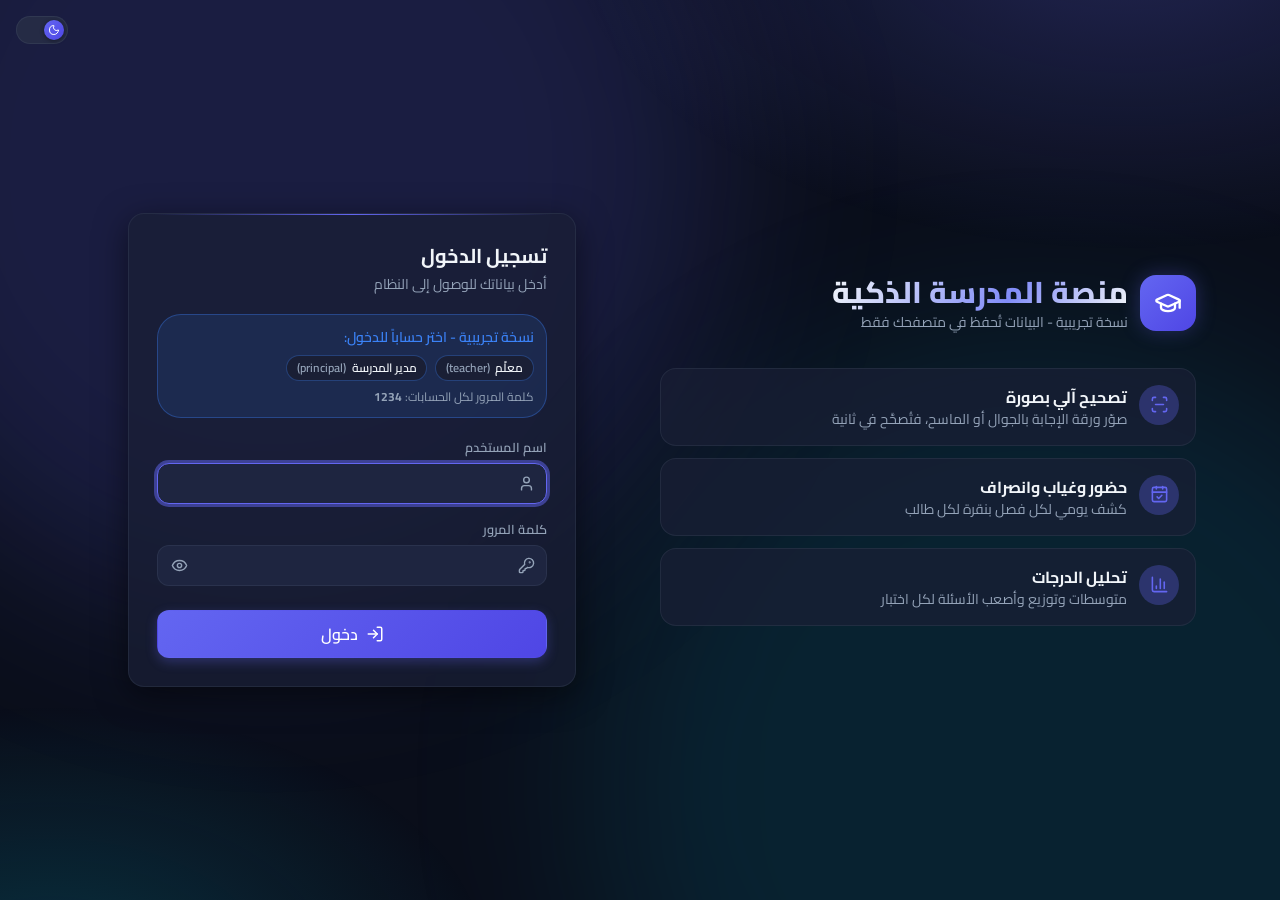
<file: index.html>
<!doctype html>
<html lang="ar" dir="rtl" data-theme="dark">
  <head>
    <meta charset="UTF-8" />
    <link rel="icon" href="./favicon.svg" />
    <meta name="viewport" content="width=device-width, initial-scale=1.0" />
    <title>منصة المدرسة الذكية - نسخة تجريبية</title>
    <script>
      try { var t = localStorage.getItem('ss_theme'); if (t === 'light' || t === 'dark') document.documentElement.setAttribute('data-theme', t) } catch (e) {}
    </script>
    <link rel="preconnect" href="https://fonts.googleapis.com" />
    <link rel="preconnect" href="https://fonts.gstatic.com" crossorigin />
    <link href="https://fonts.googleapis.com/css2?family=Cairo:wght@300;400;500;600;700;800&family=Inter:wght@400;500;600;700&display=swap" rel="stylesheet" />
    <script type="module" crossorigin src="./assets/index-BUhtkiSd.js"></script>
    <link rel="stylesheet" crossorigin href="./assets/index-3Y3iL04I.css">
  </head>
  <body>
    <div id="root"></div>
  </body>
</html>
</file>
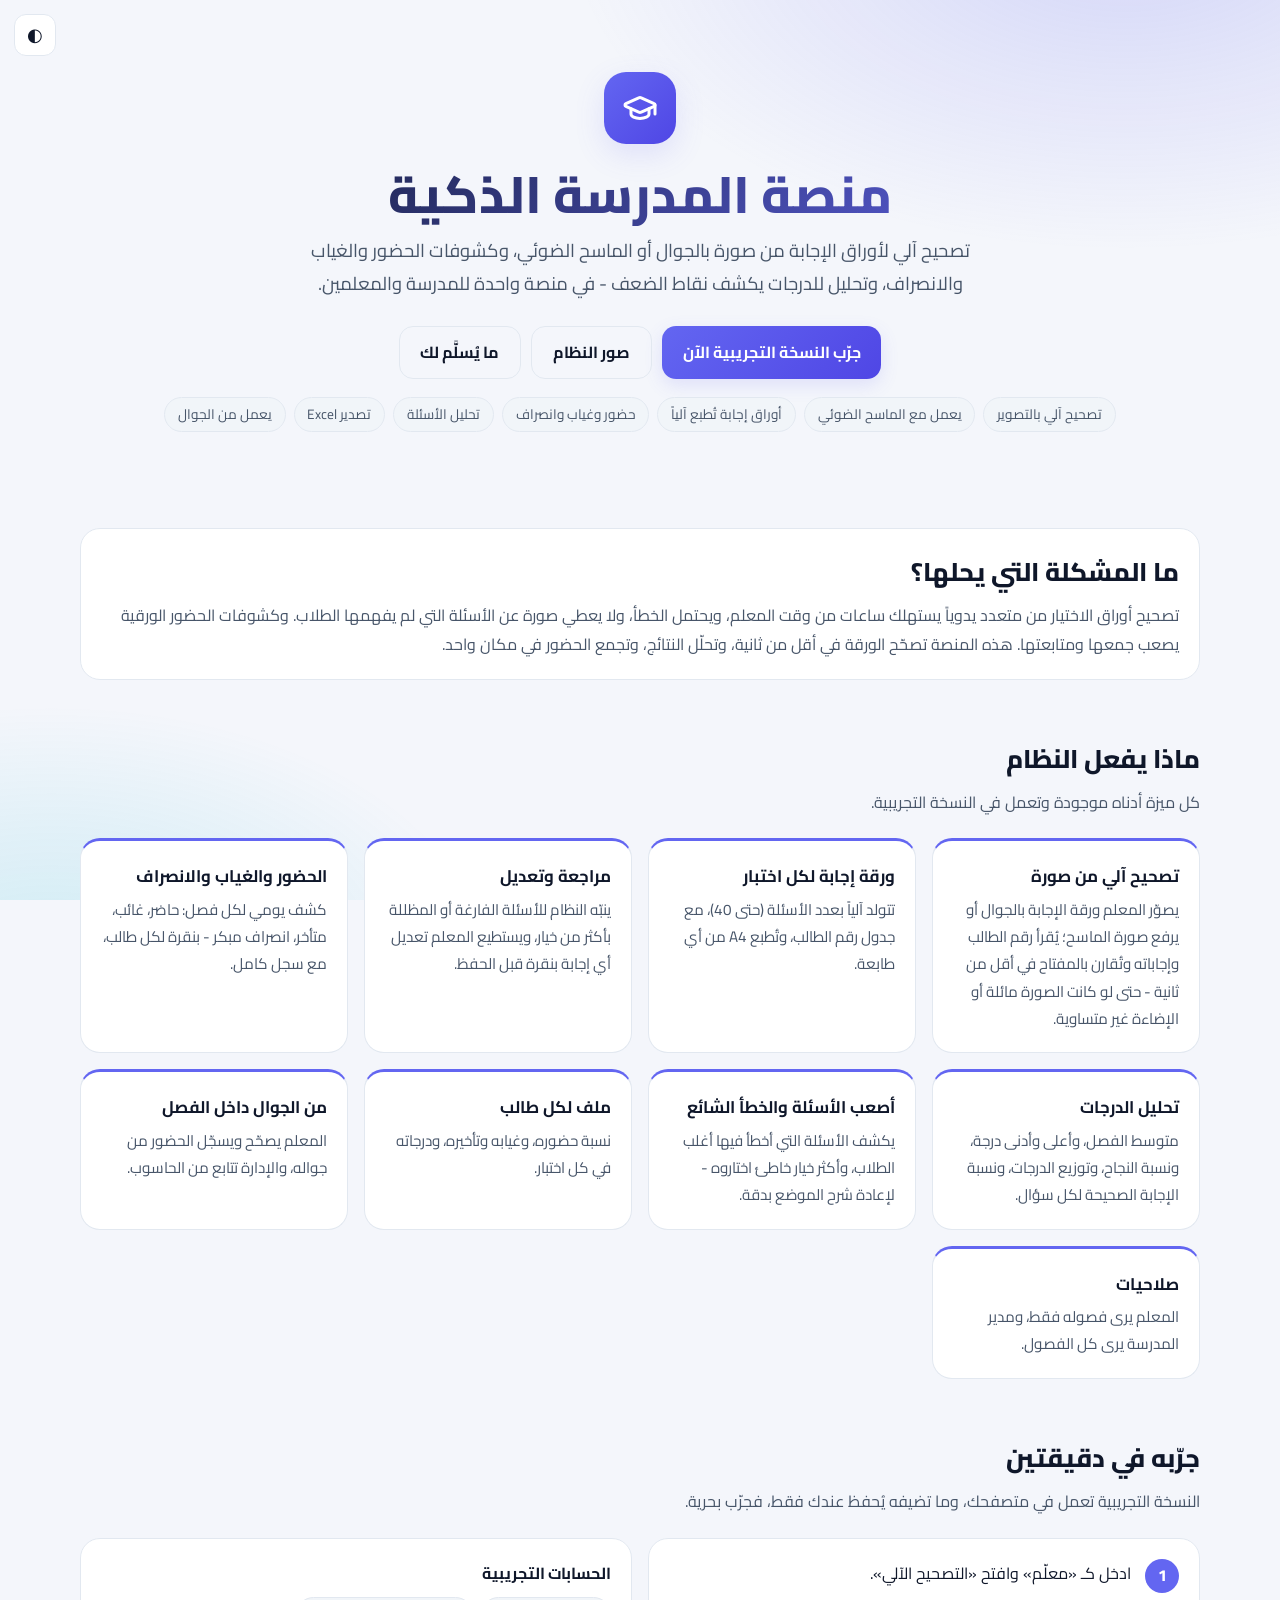
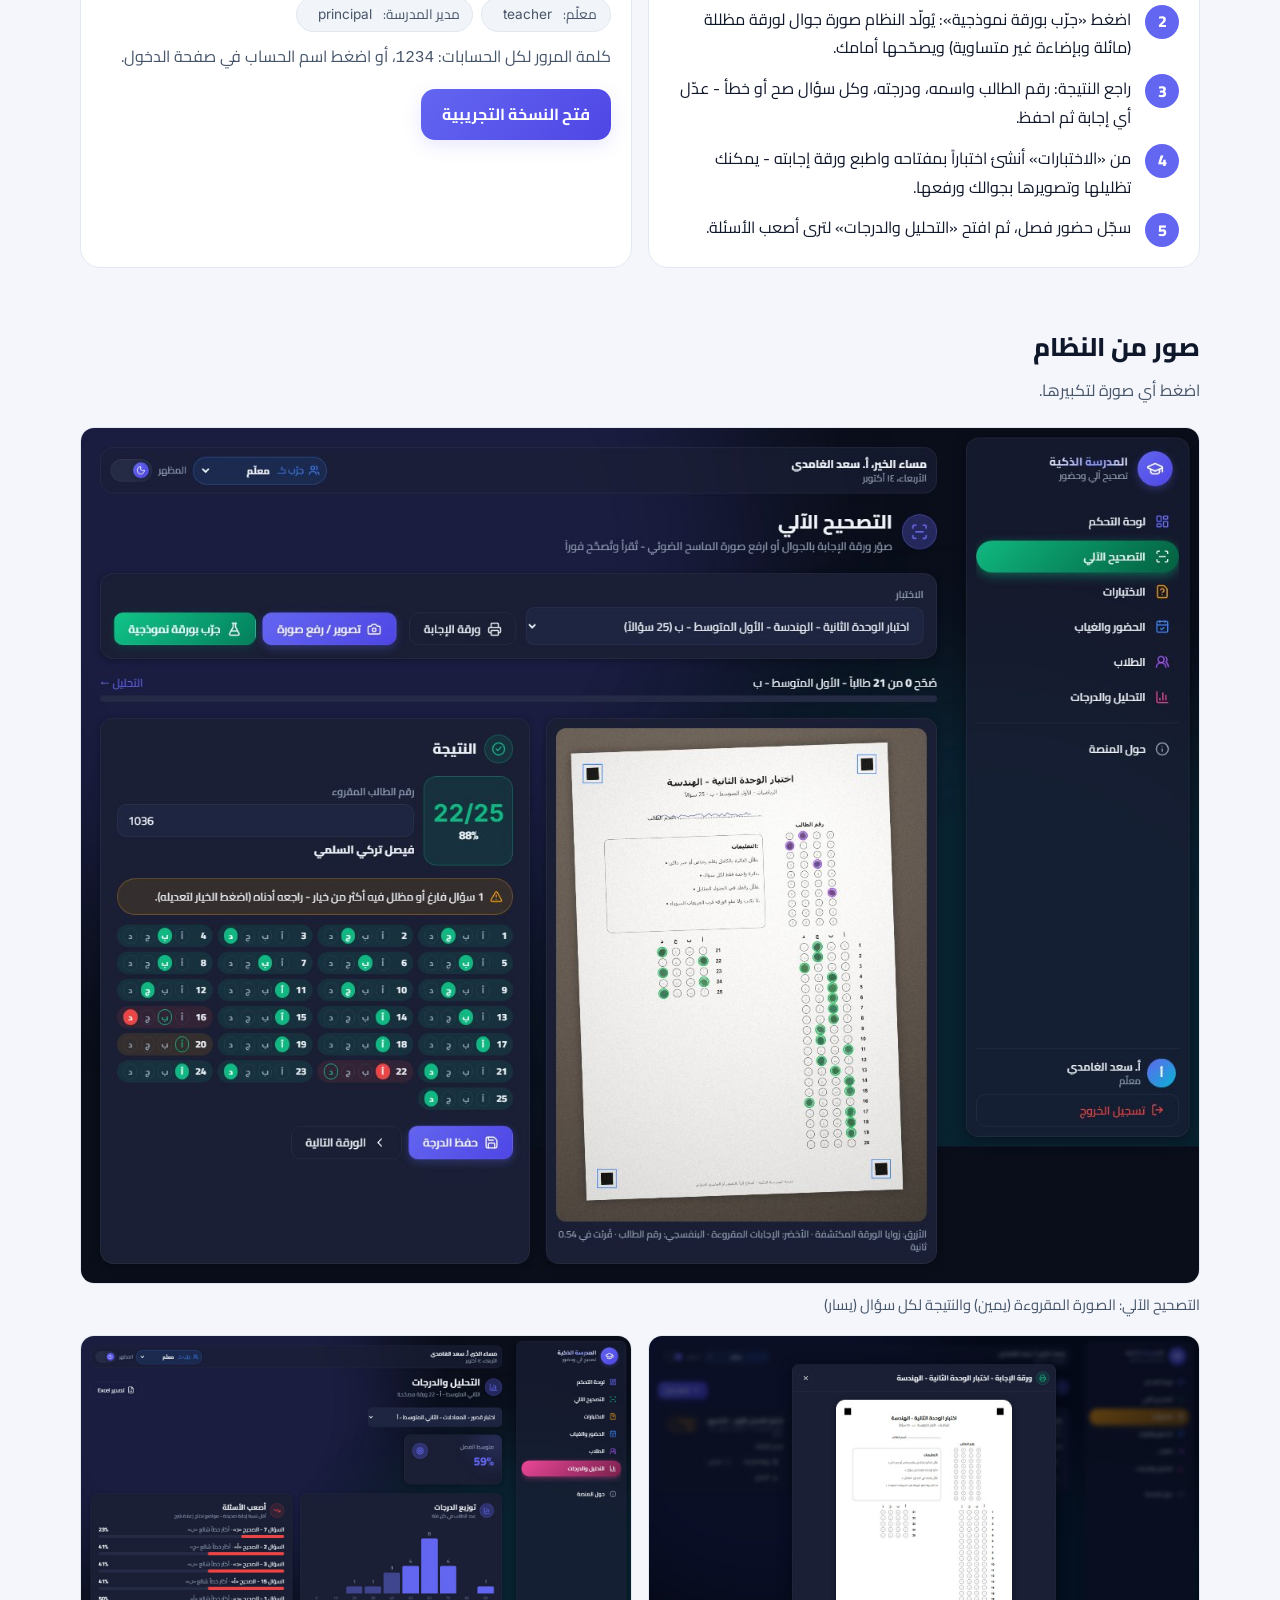
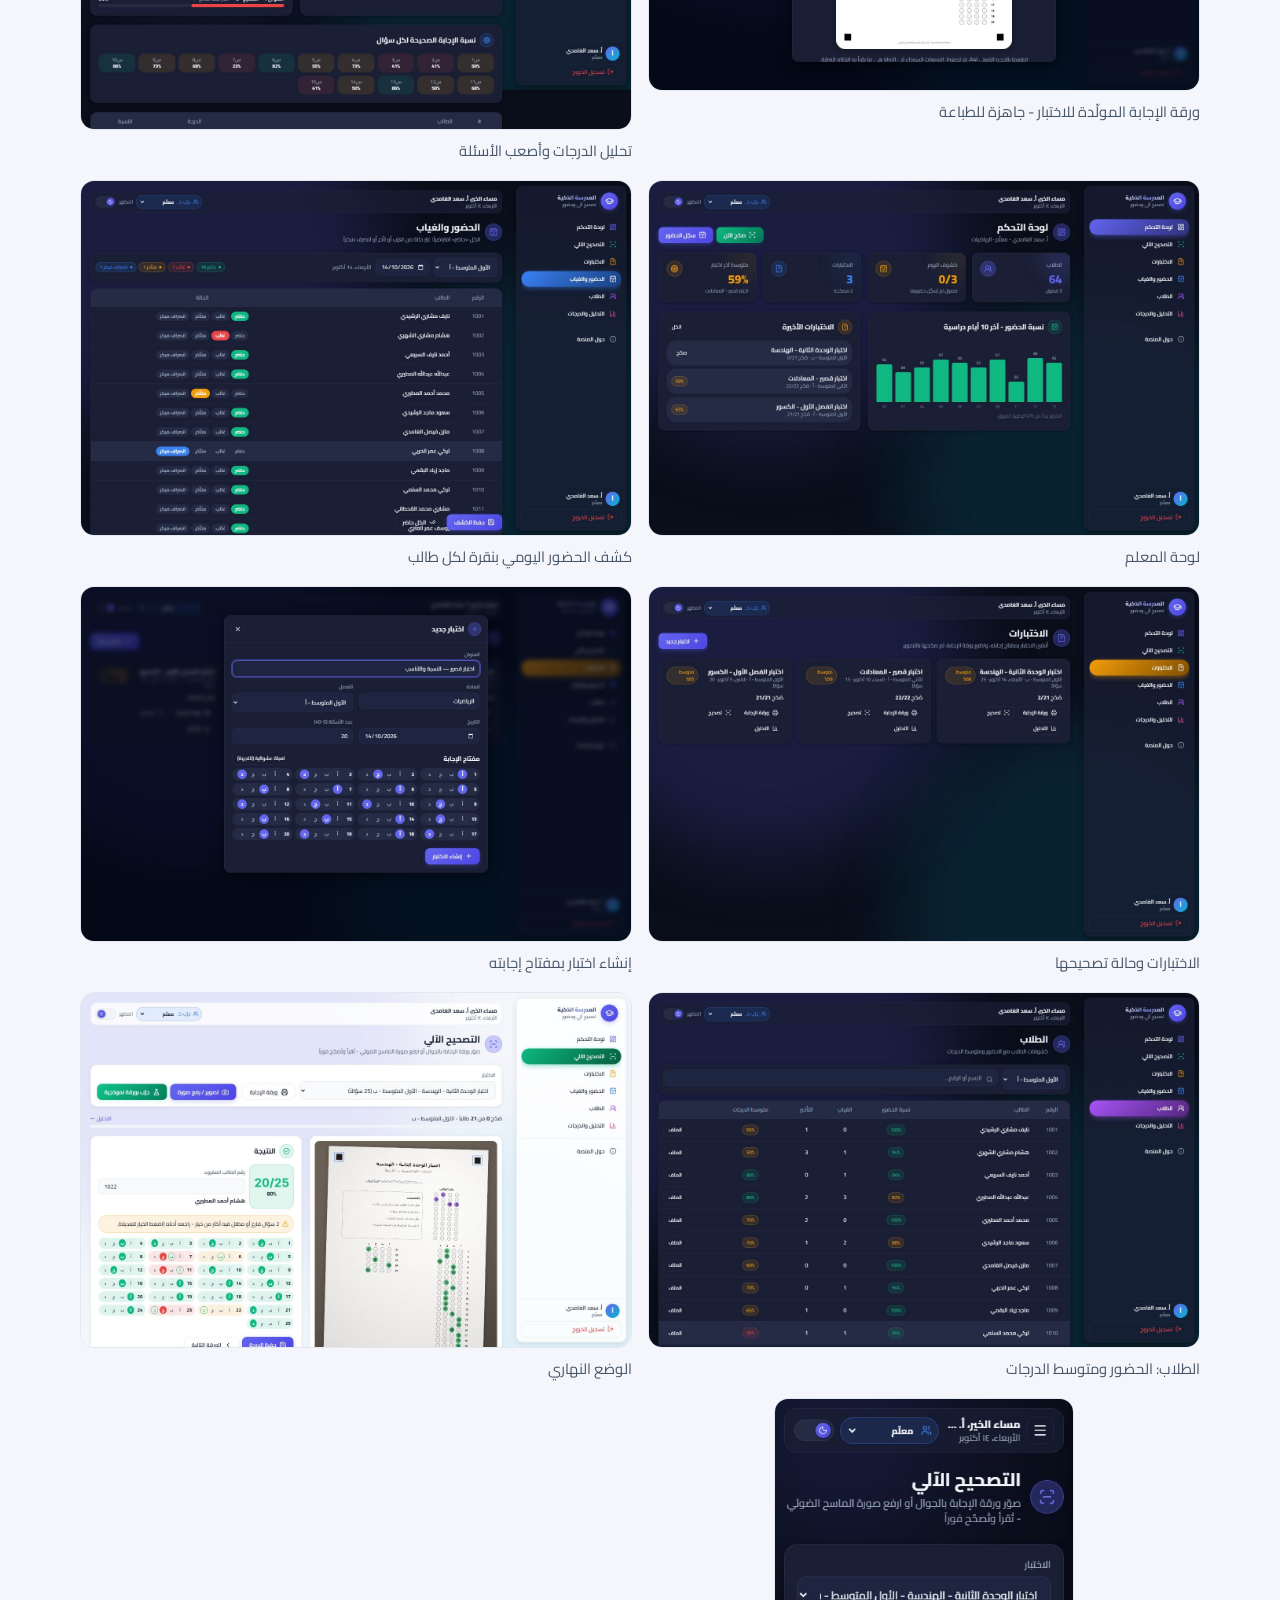
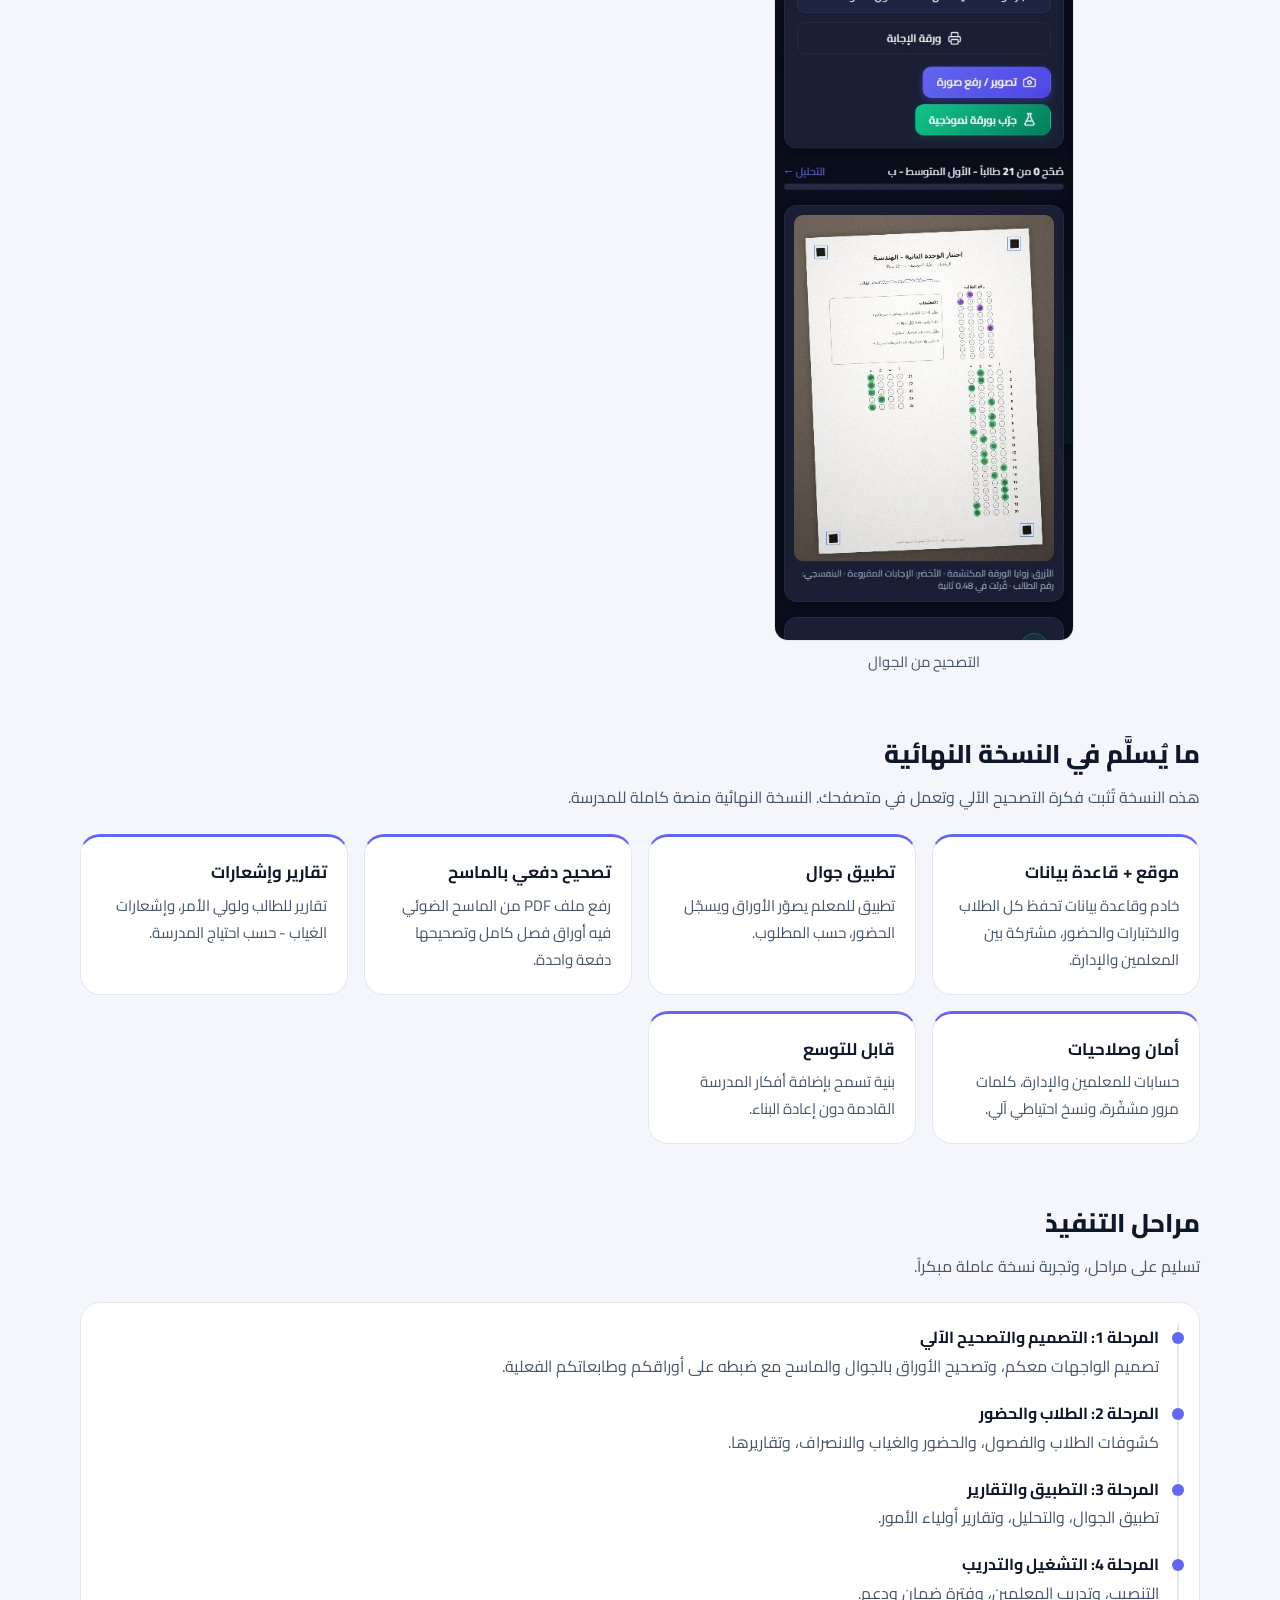
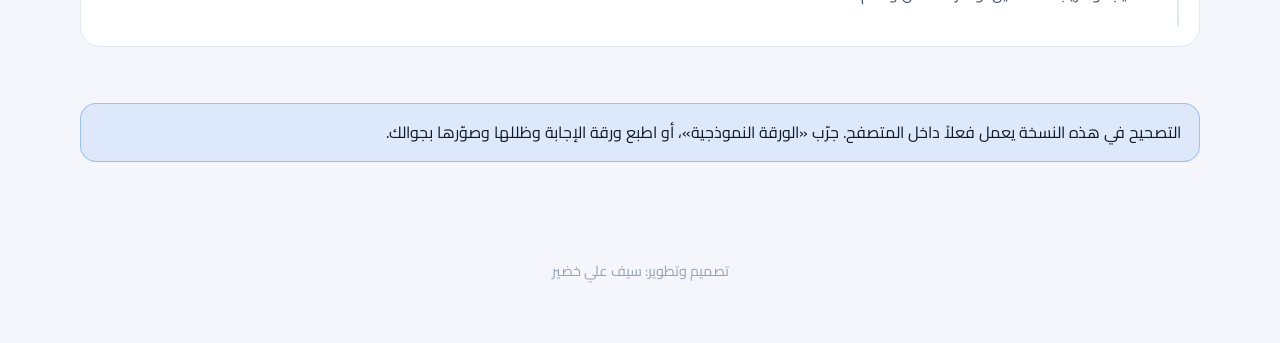
<file: showcase.html>
<!doctype html>
<html lang="ar" dir="rtl">
<head>
<meta charset="utf-8"><meta name="viewport" content="width=device-width,initial-scale=1">
<title>منصة المدرسة الذكية | عرض النظام</title>
<meta name="description" content="تصحيح آلي لأوراق الإجابة من صورة بالجوال أو الماسح الضوئي، وكشوفات الحضور والغياب والانصراف، وتحليل للدرجات يكشف نقاط الضعف - في منصة واحدة للمدرسة والمعلمين.">
<link rel="icon" href="favicon.svg">
<link rel="preconnect" href="https://fonts.googleapis.com"><link rel="preconnect" href="https://fonts.gstatic.com" crossorigin>
<link href="https://fonts.googleapis.com/css2?family=Cairo:wght@400;600;700;800&family=Inter:wght@500;700&display=swap" rel="stylesheet">
<style>
:root{--bg:#0a0e1a;--surface:#1a1f35;--surface-2:#252b45;--border:#2d3452;--text:#f1f5f9;--muted:#94a3b8;--faint:#64748b;
--primary:#6366f1;--primary-dark:#4f46e5;--glow:#6366f14d;--success:#10b981;--warning:#f59e0b;--info:#3b82f6}
@media (prefers-color-scheme: light){:root:not([data-theme="dark"]){--bg:#f4f6fb;--surface:#fff;--surface-2:#f1f5f9;--border:#e2e8f0;
--text:#0f172a;--muted:#475569;--faint:#94a3b8;--glow:#6366f126}}
:root[data-theme="light"]{--bg:#f4f6fb;--surface:#fff;--surface-2:#f1f5f9;--border:#e2e8f0;--text:#0f172a;--muted:#475569;--faint:#94a3b8;--glow:#6366f126}
*{box-sizing:border-box}html{scroll-behavior:smooth}
body{margin:0;background:var(--bg);color:var(--text);font:16px/1.8 Cairo,Inter,system-ui,sans-serif}
.aurora{position:fixed;inset:0;pointer-events:none;background:radial-gradient(900px 520px at 88% -8%,color-mix(in oklab,var(--primary) 22%,transparent),transparent 62%),
radial-gradient(760px 460px at 4% 108%,color-mix(in oklab,#06b6d4 16%,transparent),transparent 58%);z-index:0}
.wrap{position:relative;z-index:1;max-width:72rem;margin:0 auto;padding:0 16px}
header.hero{padding:72px 0 40px;text-align:center}
.logo{display:inline-grid;place-items:center;width:72px;height:72px;border-radius:22px;font-size:36px;color:#fff;
background:linear-gradient(135deg,var(--primary),var(--primary-dark));box-shadow:0 10px 30px var(--glow)}
h1{font-size:clamp(2rem,5vw,3.2rem);line-height:1.25;margin:18px 0 8px;font-weight:800;
background:linear-gradient(135deg,var(--text),var(--primary));-webkit-background-clip:text;background-clip:text;color:transparent}
.lead{font-size:1.15rem;color:var(--muted);max-width:46rem;margin:0 auto}
.cta{display:flex;flex-wrap:wrap;gap:10px;justify-content:center;margin-top:26px}
.btn{display:inline-flex;align-items:center;gap:8px;padding:.7rem 1.3rem;border-radius:14px;font-weight:700;text-decoration:none;border:1px solid var(--border);color:var(--text)}
.btn.primary{background:linear-gradient(135deg,var(--primary),var(--primary-dark));color:#fff;border:0;box-shadow:0 6px 18px var(--glow)}
.chips{display:flex;flex-wrap:wrap;gap:8px;justify-content:center;margin-top:18px}
.chip{padding:.25rem .8rem;border-radius:999px;background:var(--surface-2);border:1px solid var(--border);font-size:.85rem;color:var(--muted)}
section{margin:56px 0}h2{font-size:1.6rem;margin:0 0 6px;font-weight:800}.sub{color:var(--muted);margin:0 0 22px}
.grid{display:grid;gap:16px}.g2{grid-template-columns:repeat(auto-fit,minmax(280px,1fr))}.g3{grid-template-columns:repeat(auto-fit,minmax(230px,1fr))}.gal{grid-template-columns:repeat(auto-fit,minmax(min(100%,460px),1fr));align-items:start}
.card{background:var(--surface);border:1px solid var(--border);border-radius:20px;padding:20px}
.feat{border-top:3px solid var(--primary)}.feat h3{margin:0 0 4px;font-size:1.05rem}.feat p{margin:0;color:var(--muted);font-size:.95rem}
.steps{counter-reset:s;list-style:none;padding:0;margin:0;display:grid;gap:12px}
.steps li{counter-increment:s;display:flex;gap:14px;align-items:flex-start}
.steps li::before{content:counter(s);flex:none;display:grid;place-items:center;width:34px;height:34px;border-radius:50%;background:var(--primary);color:#fff;font-weight:800}
.acc{display:flex;flex-wrap:wrap;gap:8px;margin-top:10px}.acc code{direction:ltr;unicode-bidi:embed;background:var(--surface-2);padding:.15rem .5rem;border-radius:8px;font-family:Inter,monospace}
figure{margin:0}.shot{display:block;width:100%;border-radius:14px;border:1px solid var(--border);cursor:zoom-in;background:var(--surface-2)}
figcaption{color:var(--muted);font-size:.92rem;margin-top:8px}
.tl{list-style:none;padding:0;margin:0;border-inline-start:2px solid var(--border)}
.tl li{position:relative;padding:0 18px 18px}.tl li::before{content:"";position:absolute;inset-inline-start:-7px;top:9px;width:12px;height:12px;border-radius:50%;background:var(--primary)}
.tl b{display:block}.tl span{color:var(--muted)}
.note{border:1px solid color-mix(in oklab,var(--info) 40%,transparent);background:color-mix(in oklab,var(--info) 12%,transparent);color:var(--text);border-radius:16px;padding:14px 18px}
footer{color:var(--faint);text-align:center;padding:40px 0 60px;font-size:.9rem}
.toggle{position:fixed;top:14px;left:14px;z-index:5;width:42px;height:42px;border-radius:12px;border:1px solid var(--border);background:var(--surface);color:var(--text);cursor:pointer;font-size:18px}
#lb{position:fixed;inset:0;background:#000c;display:none;place-items:center;z-index:10;padding:16px;cursor:zoom-out}#lb img{max-width:100%;max-height:100%;border-radius:12px}
@media (prefers-reduced-motion:no-preference){.card,figure{animation:rise .5s ease-out both}}@keyframes rise{from{opacity:0;transform:translateY(10px)}}
</style>
</head>
<body>
<div class="aurora" aria-hidden="true"></div>
<button class="toggle" aria-label="تبديل المظهر">◐</button>
<div class="wrap">
<header class="hero">
  <div class="logo" aria-hidden="true"><svg width="36" height="36" viewBox="0 0 24 24" fill="none" stroke="currentColor" stroke-width="2" stroke-linecap="round" stroke-linejoin="round"><path d="M21.42 10.922a1 1 0 0 0-.019-1.838L12.83 5.18a2 2 0 0 0-1.66 0L2.6 9.08a1 1 0 0 0 0 1.832l8.57 3.908a2 2 0 0 0 1.66 0z"/><path d="M22 10v6"/><path d="M6 12.5V16a6 3 0 0 0 12 0v-3.5"/></svg></div>
  <h1>منصة المدرسة الذكية</h1>
  <p class="lead">تصحيح آلي لأوراق الإجابة من صورة بالجوال أو الماسح الضوئي، وكشوفات الحضور والغياب والانصراف، وتحليل للدرجات يكشف نقاط الضعف - في منصة واحدة للمدرسة والمعلمين.</p>
  <div class="cta"><a class="btn primary" href="./#/login">جرّب النسخة التجريبية الآن</a><a class="btn" href="#screens">صور النظام</a><a class="btn" href="#delivery">ما يُسلَّم لك</a></div>
  <div class="chips"><span class="chip">تصحيح آلي بالتصوير</span><span class="chip">يعمل مع الماسح الضوئي</span><span class="chip">أوراق إجابة تُطبع آلياً</span><span class="chip">حضور وغياب وانصراف</span><span class="chip">تحليل الأسئلة</span><span class="chip">تصدير Excel</span><span class="chip">يعمل من الجوال</span></div>
</header>

<section aria-labelledby="h-problem"><div class="card"><h2 id="h-problem">ما المشكلة التي يحلها؟</h2><p class="sub" style="margin:0">تصحيح أوراق الاختيار من متعدد يدوياً يستهلك ساعات من وقت المعلم، ويحتمل الخطأ، ولا يعطي صورة عن الأسئلة التي لم يفهمها الطلاب. وكشوفات الحضور الورقية يصعب جمعها ومتابعتها. هذه المنصة تصحّح الورقة في أقل من ثانية، وتحلّل النتائج، وتجمع الحضور في مكان واحد.</p></div></section>

<section aria-labelledby="h-feat"><h2 id="h-feat">ماذا يفعل النظام</h2><p class="sub">كل ميزة أدناه موجودة وتعمل في النسخة التجريبية.</p><div class="grid g3"><div class="card feat"><h3>تصحيح آلي من صورة</h3><p>يصوّر المعلم ورقة الإجابة بالجوال أو يرفع صورة الماسح؛ يُقرأ رقم الطالب وإجاباته وتُقارن بالمفتاح في أقل من ثانية - حتى لو كانت الصورة مائلة أو الإضاءة غير متساوية.</p></div><div class="card feat"><h3>ورقة إجابة لكل اختبار</h3><p>تتولد آلياً بعدد الأسئلة (حتى 40)، مع جدول رقم الطالب، وتُطبع A4 من أي طابعة.</p></div><div class="card feat"><h3>مراجعة وتعديل</h3><p>ينبّه النظام للأسئلة الفارغة أو المظللة بأكثر من خيار، ويستطيع المعلم تعديل أي إجابة بنقرة قبل الحفظ.</p></div><div class="card feat"><h3>الحضور والغياب والانصراف</h3><p>كشف يومي لكل فصل: حاضر، غائب، متأخر، انصراف مبكر - بنقرة لكل طالب، مع سجل كامل.</p></div><div class="card feat"><h3>تحليل الدرجات</h3><p>متوسط الفصل، وأعلى وأدنى درجة، ونسبة النجاح، وتوزيع الدرجات، ونسبة الإجابة الصحيحة لكل سؤال.</p></div><div class="card feat"><h3>أصعب الأسئلة والخطأ الشائع</h3><p>يكشف الأسئلة التي أخطأ فيها أغلب الطلاب، وأكثر خيار خاطئ اختاروه - لإعادة شرح الموضع بدقة.</p></div><div class="card feat"><h3>ملف لكل طالب</h3><p>نسبة حضوره، وغيابه وتأخيره، ودرجاته في كل اختبار.</p></div><div class="card feat"><h3>من الجوال داخل الفصل</h3><p>المعلم يصحّح ويسجّل الحضور من جواله، والإدارة تتابع من الحاسوب.</p></div><div class="card feat"><h3>صلاحيات</h3><p>المعلم يرى فصوله فقط، ومدير المدرسة يرى كل الفصول.</p></div></div></section>

<section aria-labelledby="h-try"><h2 id="h-try">جرّبه في دقيقتين</h2><p class="sub">النسخة التجريبية تعمل في متصفحك، وما تضيفه يُحفظ عندك فقط، فجرّب بحرية.</p>
<div class="grid g2"><div class="card"><ol class="steps"><li><div>ادخل كـ «معلّم» وافتح «التصحيح الآلي».</div></li><li><div>اضغط «جرّب بورقة نموذجية»: يُولّد النظام صورة جوال لورقة مظللة (مائلة وبإضاءة غير متساوية) ويصحّحها أمامك.</div></li><li><div>راجع النتيجة: رقم الطالب واسمه، ودرجته، وكل سؤال صح أو خطأ - عدّل أي إجابة ثم احفظ.</div></li><li><div>من «الاختبارات» أنشئ اختباراً بمفتاحه واطبع ورقة إجابته - يمكنك تظليلها وتصويرها بجوالك ورفعها.</div></li><li><div>سجّل حضور فصل، ثم افتح «التحليل والدرجات» لترى أصعب الأسئلة.</div></li></ol></div>
<div class="card"><b>الحسابات التجريبية</b><div class="acc"><span class="chip">معلّم: <code>teacher</code></span><span class="chip">مدير المدرسة: <code>principal</code></span></div><p class="sub" style="margin:10px 0 0">كلمة المرور لكل الحسابات: <code style="direction:ltr;unicode-bidi:embed">1234</code>، أو اضغط اسم الحساب في صفحة الدخول.</p>
<p style="margin-top:16px"><a class="btn primary" href="./#/login">فتح النسخة التجريبية</a></p></div></div></section>

<section id="screens" aria-labelledby="h-screens"><h2 id="h-screens">صور من النظام</h2><p class="sub">اضغط أي صورة لتكبيرها.</p><div class="grid gal"><figure style="grid-column:1/-1"><img class="shot" loading="lazy" src="showcase/01.jpg" alt="التصحيح الآلي: الصورة المقروءة (يمين) والنتيجة لكل سؤال (يسار)" style=""><figcaption style="">التصحيح الآلي: الصورة المقروءة (يمين) والنتيجة لكل سؤال (يسار)</figcaption></figure><figure style=""><img class="shot" loading="lazy" src="showcase/02.jpg" alt="ورقة الإجابة المولّدة للاختبار - جاهزة للطباعة" style=""><figcaption style="">ورقة الإجابة المولّدة للاختبار - جاهزة للطباعة</figcaption></figure><figure style=""><img class="shot" loading="lazy" src="showcase/03.jpg" alt="تحليل الدرجات وأصعب الأسئلة" style=""><figcaption style="">تحليل الدرجات وأصعب الأسئلة</figcaption></figure><figure style=""><img class="shot" loading="lazy" src="showcase/04.jpg" alt="لوحة المعلم" style=""><figcaption style="">لوحة المعلم</figcaption></figure><figure style=""><img class="shot" loading="lazy" src="showcase/05.jpg" alt="كشف الحضور اليومي بنقرة لكل طالب" style=""><figcaption style="">كشف الحضور اليومي بنقرة لكل طالب</figcaption></figure><figure style=""><img class="shot" loading="lazy" src="showcase/06.jpg" alt="الاختبارات وحالة تصحيحها" style=""><figcaption style="">الاختبارات وحالة تصحيحها</figcaption></figure><figure style=""><img class="shot" loading="lazy" src="showcase/07.jpg" alt="إنشاء اختبار بمفتاح إجابته" style=""><figcaption style="">إنشاء اختبار بمفتاح إجابته</figcaption></figure><figure style=""><img class="shot" loading="lazy" src="showcase/08.jpg" alt="الطلاب: الحضور ومتوسط الدرجات" style=""><figcaption style="">الطلاب: الحضور ومتوسط الدرجات</figcaption></figure><figure style=""><img class="shot" loading="lazy" src="showcase/09.jpg" alt="الوضع النهاري" style=""><figcaption style="">الوضع النهاري</figcaption></figure><figure style=""><img class="shot" loading="lazy" src="showcase/10.jpg" alt="التصحيح من الجوال" style="max-width:300px;margin-inline:auto"><figcaption style="text-align:center">التصحيح من الجوال</figcaption></figure></div></section>

<section id="delivery" aria-labelledby="h-del"><h2 id="h-del">ما يُسلَّم في النسخة النهائية</h2><p class="sub">هذه النسخة تُثبت فكرة التصحيح الآلي وتعمل في متصفحك. النسخة النهائية منصة كاملة للمدرسة.</p><div class="grid g3"><div class="card feat"><h3>موقع + قاعدة بيانات</h3><p>خادم وقاعدة بيانات تحفظ كل الطلاب والاختبارات والحضور، مشتركة بين المعلمين والإدارة.</p></div><div class="card feat"><h3>تطبيق جوال</h3><p>تطبيق للمعلم يصوّر الأوراق ويسجّل الحضور، حسب المطلوب.</p></div><div class="card feat"><h3>تصحيح دفعي بالماسح</h3><p>رفع ملف PDF من الماسح الضوئي فيه أوراق فصل كامل وتصحيحها دفعة واحدة.</p></div><div class="card feat"><h3>تقارير وإشعارات</h3><p>تقارير للطالب ولولي الأمر، وإشعارات الغياب - حسب احتياج المدرسة.</p></div><div class="card feat"><h3>أمان وصلاحيات</h3><p>حسابات للمعلمين والإدارة، كلمات مرور مشفّرة، ونسخ احتياطي آلي.</p></div><div class="card feat"><h3>قابل للتوسع</h3><p>بنية تسمح بإضافة أفكار المدرسة القادمة دون إعادة البناء.</p></div></div></section>

<section aria-labelledby="h-ph"><h2 id="h-ph">مراحل التنفيذ</h2><p class="sub">تسليم على مراحل، وتجربة نسخة عاملة مبكراً.</p><div class="card"><ol class="tl"><li><b>المرحلة 1: التصميم والتصحيح الآلي</b><span>تصميم الواجهات معكم، وتصحيح الأوراق بالجوال والماسح مع ضبطه على أوراقكم وطابعاتكم الفعلية.</span></li><li><b>المرحلة 2: الطلاب والحضور</b><span>كشوفات الطلاب والفصول، والحضور والغياب والانصراف، وتقاريرها.</span></li><li><b>المرحلة 3: التطبيق والتقارير</b><span>تطبيق الجوال، والتحليل، وتقارير أولياء الأمور.</span></li><li><b>المرحلة 4: التشغيل والتدريب</b><span>التنصيب، وتدريب المعلمين، وفترة ضمان ودعم.</span></li></ol></div></section>

<section><div class="note">التصحيح في هذه النسخة يعمل فعلاً داخل المتصفح. جرّب «الورقة النموذجية»، أو اطبع ورقة الإجابة وظللها وصوّرها بجوالك.</div></section>
</div>
<footer>تصميم وتطوير: سيف علي خضير</footer>
<div id="lb" role="dialog" aria-label="صورة مكبّرة"><img alt=""></div>
<script>
const r=document.documentElement,k='showcase_theme';try{const t=localStorage.getItem(k);if(t)r.dataset.theme=t}catch(e){}
document.querySelector('.toggle').onclick=()=>{const dark=getComputedStyle(r).getPropertyValue('--bg').trim()==='#0a0e1a';r.dataset.theme=dark?'light':'dark';try{localStorage.setItem(k,r.dataset.theme)}catch(e){}};
const lb=document.getElementById('lb'),li=lb.querySelector('img');document.querySelectorAll('.shot').forEach(i=>i.onclick=()=>{li.src=i.src;li.alt=i.alt;lb.style.display='grid'});lb.onclick=()=>lb.style.display='none';
addEventListener('keydown',e=>{if(e.key==='Escape')lb.style.display='none'});
</script>
</body>
</html>
</file>
<file: assets/index-3Y3iL04I.css>
/*! tailwindcss v4.3.3 | MIT License | https://tailwindcss.com */
@layer properties{@supports (((-webkit-hyphens:none)) and (not (margin-trim:inline))) or ((-moz-orient:inline) and (not (color:rgb(from red r g b)))){*,:before,:after,::backdrop{--tw-translate-x:0;--tw-translate-y:0;--tw-translate-z:0;--tw-rotate-x:initial;--tw-rotate-y:initial;--tw-rotate-z:initial;--tw-skew-x:initial;--tw-skew-y:initial;--tw-border-style:solid;--tw-leading:initial;--tw-font-weight:initial;--tw-tracking:initial;--tw-ordinal:initial;--tw-slashed-zero:initial;--tw-numeric-figure:initial;--tw-numeric-spacing:initial;--tw-numeric-fraction:initial;--tw-shadow:0 0 #0000;--tw-shadow-color:initial;--tw-shadow-alpha:100%;--tw-inset-shadow:0 0 #0000;--tw-inset-shadow-color:initial;--tw-inset-shadow-alpha:100%;--tw-ring-color:initial;--tw-ring-shadow:0 0 #0000;--tw-inset-ring-color:initial;--tw-inset-ring-shadow:0 0 #0000;--tw-ring-inset:initial;--tw-ring-offset-width:0px;--tw-ring-offset-color:#fff;--tw-ring-offset-shadow:0 0 #0000;--tw-blur:initial;--tw-brightness:initial;--tw-contrast:initial;--tw-grayscale:initial;--tw-hue-rotate:initial;--tw-invert:initial;--tw-opacity:initial;--tw-saturate:initial;--tw-sepia:initial;--tw-drop-shadow:initial;--tw-drop-shadow-color:initial;--tw-drop-shadow-alpha:100%;--tw-drop-shadow-size:initial;--tw-backdrop-blur:initial;--tw-backdrop-brightness:initial;--tw-backdrop-contrast:initial;--tw-backdrop-grayscale:initial;--tw-backdrop-hue-rotate:initial;--tw-backdrop-invert:initial;--tw-backdrop-opacity:initial;--tw-backdrop-saturate:initial;--tw-backdrop-sepia:initial;--tw-duration:initial;--tw-ease:initial;--tw-scale-x:1;--tw-scale-y:1;--tw-scale-z:1}}}@layer theme{:root,:host{--font-sans:"Cairo", "Inter", system-ui, -apple-system, "Segoe UI", sans-serif;--font-mono:ui-monospace, SFMono-Regular, Menlo, Monaco, Consolas, "Liberation Mono", "Courier New", monospace;--color-amber-100:oklch(96.2% .059 95.617);--color-amber-300:oklch(87.9% .169 91.605);--color-black:#000;--color-white:#fff;--spacing:.25rem;--container-sm:24rem;--container-md:28rem;--container-2xl:42rem;--container-5xl:64rem;--container-6xl:72rem;--text-xs:.75rem;--text-xs--line-height:calc(1 / .75);--text-sm:.875rem;--text-sm--line-height:calc(1.25 / .875);--text-base:1rem;--text-base--line-height:calc(1.5 / 1);--text-lg:1.125rem;--text-lg--line-height:calc(1.75 / 1.125);--text-xl:1.25rem;--text-xl--line-height:calc(1.75 / 1.25);--text-2xl:1.5rem;--text-2xl--line-height:calc(2 / 1.5);--text-3xl:1.875rem;--text-3xl--line-height:calc(2.25 / 1.875);--text-4xl:2.25rem;--text-4xl--line-height:calc(2.5 / 2.25);--text-6xl:3.75rem;--text-6xl--line-height:1;--font-weight-medium:500;--font-weight-semibold:600;--font-weight-bold:700;--font-weight-extrabold:800;--tracking-wide:.025em;--leading-tight:1.25;--radius-md:.375rem;--radius-lg:.5rem;--radius-xl:.75rem;--radius-2xl:1rem;--shadow-sm:0 1px 3px 0 #0000001a, 0 1px 2px -1px #0000001a;--shadow-md:0 4px 6px -1px #0000001a, 0 2px 4px -2px #0000001a;--shadow-lg:0 10px 15px -3px #0000001a, 0 4px 6px -4px #0000001a;--ease-out:cubic-bezier(0, 0, .2, 1);--animate-spin:spin 1s linear infinite;--blur-md:12px;--default-transition-duration:.15s;--default-transition-timing-function:cubic-bezier(.4, 0, .2, 1);--default-font-family:var(--font-sans);--default-mono-font-family:var(--font-mono)}}@layer base{*,:after,:before,::backdrop{box-sizing:border-box;border:0 solid;margin:0;padding:0}::file-selector-button{box-sizing:border-box;border:0 solid;margin:0;padding:0}html,:host{-webkit-text-size-adjust:100%;tab-size:4;line-height:1.5;font-family:var(--default-font-family,-apple-system, BlinkMacSystemFont, "Segoe UI", Roboto, "Helvetica Neue", "Noto Sans", Arial, sans-serif, "Apple Color Emoji", "Segoe UI Emoji", "Segoe UI Symbol", "Noto Color Emoji");font-feature-settings:var(--default-font-feature-settings,normal);font-variation-settings:var(--default-font-variation-settings,normal);-webkit-tap-highlight-color:transparent}hr{height:0;color:inherit;border-top-width:1px}abbr:where([title]){-webkit-text-decoration:underline dotted;text-decoration:underline dotted}h1,h2,h3,h4,h5,h6{font-size:inherit;font-weight:inherit}a{color:inherit;-webkit-text-decoration:inherit;-webkit-text-decoration:inherit;-webkit-text-decoration:inherit;-webkit-text-decoration:inherit;text-decoration:inherit}b,strong{font-weight:bolder}code,kbd,samp,pre{font-family:var(--default-mono-font-family,ui-monospace, SFMono-Regular, Menlo, Monaco, Consolas, "Liberation Mono", "Courier New", monospace);font-feature-settings:var(--default-mono-font-feature-settings,normal);font-variation-settings:var(--default-mono-font-variation-settings,normal);font-size:1em}small{font-size:80%}sub,sup{vertical-align:baseline;font-size:75%;line-height:0;position:relative}sub{bottom:-.25em}sup{top:-.5em}table{text-indent:0;border-color:inherit;border-collapse:collapse}:-moz-focusring:where(:not(iframe)){outline:auto}progress{vertical-align:baseline}summary{display:list-item}ol,ul,menu{list-style:none}img,svg,video,canvas,audio,iframe,embed,object{vertical-align:middle;display:block}img,video{max-width:100%;height:auto}button,input,select,optgroup,textarea{font:inherit;font-feature-settings:inherit;font-variation-settings:inherit;letter-spacing:inherit;color:inherit;opacity:1;background-color:#0000;border-radius:0}::file-selector-button{font:inherit;font-feature-settings:inherit;font-variation-settings:inherit;letter-spacing:inherit;color:inherit;opacity:1;background-color:#0000;border-radius:0}:where(select:is([multiple],[size])) optgroup{font-weight:bolder}:where(select:is([multiple],[size])) optgroup option{padding-inline-start:20px}::file-selector-button{margin-inline-end:4px}::placeholder{opacity:1}@supports (not ((-webkit-appearance:-apple-pay-button))) or (contain-intrinsic-size:1px){::placeholder{color:currentColor}@supports (color:color-mix(in lab, red, red)){::placeholder{color:color-mix(in oklab, currentcolor 50%, transparent)}}}textarea{resize:vertical}::-webkit-search-decoration{-webkit-appearance:none}::-webkit-date-and-time-value{min-height:1lh;text-align:inherit}::-webkit-datetime-edit{display:inline-flex}::-webkit-datetime-edit-fields-wrapper{padding:0}::-webkit-datetime-edit{padding-block:0}::-webkit-datetime-edit-year-field{padding-block:0}::-webkit-datetime-edit-month-field{padding-block:0}::-webkit-datetime-edit-day-field{padding-block:0}::-webkit-datetime-edit-hour-field{padding-block:0}::-webkit-datetime-edit-minute-field{padding-block:0}::-webkit-datetime-edit-second-field{padding-block:0}::-webkit-datetime-edit-millisecond-field{padding-block:0}::-webkit-datetime-edit-meridiem-field{padding-block:0}::-webkit-calendar-picker-indicator{line-height:1}:-moz-ui-invalid{box-shadow:none}button,input:where([type=button],[type=reset],[type=submit]){appearance:button}::file-selector-button{appearance:button}::-webkit-inner-spin-button{height:auto}::-webkit-outer-spin-button{height:auto}[hidden]:where(:not([hidden=until-found])){display:none!important}}@layer components{.card{background:var(--surface);border:1px solid var(--border);border-radius:var(--radius-lg);box-shadow:var(--shadow-sm);transition:border-color var(--transition-fast), box-shadow var(--transition-fast), background var(--transition-normal)}.btn{border-radius:var(--radius-md);cursor:pointer;transition:all var(--transition-fast);white-space:nowrap;border:1px solid #0000;justify-content:center;align-items:center;gap:.5rem;padding:.55rem 1.1rem;font-size:.9rem;font-weight:600;display:inline-flex}.btn:disabled{opacity:.55;cursor:not-allowed}.btn:focus-visible{box-shadow:0 0 0 3px var(--border-focus);outline:none}.btn-primary{background:linear-gradient(135deg, var(--primary), var(--primary-dark));color:#fff;box-shadow:0 4px 12px var(--primary-glow)}.btn-primary:hover:not(:disabled){box-shadow:var(--shadow-glow);filter:brightness(1.06)}.btn-ghost{color:var(--text);border-color:var(--border);background:0 0}.btn-ghost:hover:not(:disabled){background:var(--surface-2)}.btn-danger{background:linear-gradient(135deg, var(--danger), #b91c1c);color:#fff;box-shadow:0 4px 12px var(--danger-bg)}.btn-danger:hover:not(:disabled){filter:brightness(1.06)}.btn-sm{padding:.35rem .75rem;font-size:.8rem}.btn-success{background:linear-gradient(135deg, var(--success), #047857);color:#fff;box-shadow:0 4px 12px var(--success-bg)}.btn-success:hover:not(:disabled){filter:brightness(1.06)}.btn-icon{width:36px;height:36px;color:var(--text);border-color:var(--border);background:0 0;flex:none;padding:0}.btn-icon:hover:not(:disabled){background:var(--surface-2)}.btn-icon+.btn-icon{margin-inline-start:.5rem}.btn-icon-danger{color:var(--danger)}.btn-icon-danger:hover:not(:disabled){background:var(--danger-bg)}@media (pointer:coarse){.btn-icon{width:44px;height:44px}}.row-button:focus-visible{outline:2px solid var(--primary);outline-offset:-2px;background:var(--surface-2)}.input{background:var(--input-bg);width:100%;color:var(--text);border:1px solid var(--border);border-radius:var(--radius-md);transition:border-color var(--transition-fast), box-shadow var(--transition-fast);outline:none;padding:.55rem .8rem;font-family:inherit;font-size:.9rem}.input:focus{border-color:var(--ring);box-shadow:0 0 0 3px var(--border-focus)}.label{color:var(--text-muted);margin-bottom:.35rem;font-size:.8rem;font-weight:600;display:block}.chip{border-radius:999px;align-items:center;gap:.35rem;padding:.2rem .6rem;font-size:.75rem;font-weight:600;display:inline-flex}}@layer utilities{.pointer-events-auto{pointer-events:auto}.pointer-events-none{pointer-events:none}.visible{visibility:visible}.sr-only{clip-path:inset(50%);white-space:nowrap;border-width:0;width:1px;height:1px;margin:-1px;padding:0;position:absolute;overflow:hidden}.absolute{position:absolute}.fixed{position:fixed}.relative{position:relative}.sticky{position:sticky}.inset-0{inset:0}.inset-x-0{inset-inline:0}.inset-x-6{inset-inline:calc(var(--spacing) * 6)}.inset-y-0{inset-block:0}.start-\[-2\.5rem\]{inset-inline-start:-2.5rem}.-top-10{top:calc(var(--spacing) * -10)}.top-0{top:0}.top-4{top:calc(var(--spacing) * 4)}.right-0{right:0}.right-3{right:calc(var(--spacing) * 3)}.bottom-3{bottom:calc(var(--spacing) * 3)}.left-1{left:var(--spacing)}.left-4{left:calc(var(--spacing) * 4)}.z-10{z-index:10}.z-20{z-index:20}.z-30{z-index:30}.z-40{z-index:40}.z-50{z-index:50}.z-\[90\]{z-index:90}.z-\[100\]{z-index:100}.z-\[200\]{z-index:200}.container{width:100%}@media (width>=40rem){.container{max-width:40rem}}@media (width>=48rem){.container{max-width:48rem}}@media (width>=64rem){.container{max-width:64rem}}@media (width>=80rem){.container{max-width:80rem}}@media (width>=96rem){.container{max-width:96rem}}.mx-auto{margin-inline:auto}.my-auto{margin-block:auto}.ms-2{margin-inline-start:calc(var(--spacing) * 2)}.ms-auto{margin-inline-start:auto}.mt-0\.5{margin-top:calc(var(--spacing) * .5)}.mt-1{margin-top:var(--spacing)}.mt-1\.5{margin-top:calc(var(--spacing) * 1.5)}.mt-2{margin-top:calc(var(--spacing) * 2)}.mt-3{margin-top:calc(var(--spacing) * 3)}.mt-4{margin-top:calc(var(--spacing) * 4)}.mt-5{margin-top:calc(var(--spacing) * 5)}.mt-6{margin-top:calc(var(--spacing) * 6)}.mt-9{margin-top:calc(var(--spacing) * 9)}.mt-12{margin-top:calc(var(--spacing) * 12)}.mt-14{margin-top:calc(var(--spacing) * 14)}.mt-16{margin-top:calc(var(--spacing) * 16)}.mt-24{margin-top:calc(var(--spacing) * 24)}.mt-auto{margin-top:auto}.mb-1{margin-bottom:var(--spacing)}.mb-1\.5{margin-bottom:calc(var(--spacing) * 1.5)}.mb-2{margin-bottom:calc(var(--spacing) * 2)}.mb-3{margin-bottom:calc(var(--spacing) * 3)}.mb-4{margin-bottom:calc(var(--spacing) * 4)}.mb-5{margin-bottom:calc(var(--spacing) * 5)}.mb-6{margin-bottom:calc(var(--spacing) * 6)}.block{display:block}.contents{display:contents}.flex{display:flex}.grid{display:grid}.hidden{display:none}.inline-block{display:inline-block}.inline-flex{display:inline-flex}.table{display:table}.h-1\.5{height:calc(var(--spacing) * 1.5)}.h-2{height:calc(var(--spacing) * 2)}.h-3{height:calc(var(--spacing) * 3)}.h-4{height:calc(var(--spacing) * 4)}.h-5{height:calc(var(--spacing) * 5)}.h-6{height:calc(var(--spacing) * 6)}.h-7{height:calc(var(--spacing) * 7)}.h-8{height:calc(var(--spacing) * 8)}.h-9{height:calc(var(--spacing) * 9)}.h-10{height:calc(var(--spacing) * 10)}.h-11{height:calc(var(--spacing) * 11)}.h-12{height:calc(var(--spacing) * 12)}.h-14{height:calc(var(--spacing) * 14)}.h-16{height:calc(var(--spacing) * 16)}.h-28{height:calc(var(--spacing) * 28)}.h-40{height:calc(var(--spacing) * 40)}.h-44{height:calc(var(--spacing) * 44)}.h-48{height:calc(var(--spacing) * 48)}.h-full{height:100%}.h-px{height:1px}.h-screen{height:100vh}.max-h-\[calc\(100dvh-2rem\)\]{max-height:calc(100dvh - 2rem)}.min-h-0{min-height:0}.min-h-12{min-height:calc(var(--spacing) * 12)}.min-h-\[78vh\]{min-height:78vh}.min-h-screen{min-height:100vh}.w-1\.5{width:calc(var(--spacing) * 1.5)}.w-5{width:calc(var(--spacing) * 5)}.w-6{width:calc(var(--spacing) * 6)}.w-7{width:calc(var(--spacing) * 7)}.w-9{width:calc(var(--spacing) * 9)}.w-10{width:calc(var(--spacing) * 10)}.w-11{width:calc(var(--spacing) * 11)}.w-14{width:calc(var(--spacing) * 14)}.w-16{width:calc(var(--spacing) * 16)}.w-24{width:calc(var(--spacing) * 24)}.w-28{width:calc(var(--spacing) * 28)}.w-40{width:calc(var(--spacing) * 40)}.w-\[52px\]{width:52px}.w-auto{width:auto}.w-full{width:100%}.max-w-2xl{max-width:var(--container-2xl)}.max-w-5xl{max-width:var(--container-5xl)}.max-w-6xl{max-width:var(--container-6xl)}.max-w-md{max-width:var(--container-md)}.max-w-sm{max-width:var(--container-sm)}.min-w-0{min-width:0}.min-w-56{min-width:calc(var(--spacing) * 56)}.flex-1{flex:1}.shrink{flex-shrink:1}.shrink-0{flex-shrink:0}.translate-x-0{--tw-translate-x:0px;translate:var(--tw-translate-x) var(--tw-translate-y)}.translate-x-full{--tw-translate-x:100%;translate:var(--tw-translate-x) var(--tw-translate-y)}.-rotate-90{rotate:-90deg}.transform{transform:var(--tw-rotate-x,) var(--tw-rotate-y,) var(--tw-rotate-z,) var(--tw-skew-x,) var(--tw-skew-y,)}.animate-spin{animation:var(--animate-spin)}.resize{resize:both}.grid-cols-1{grid-template-columns:repeat(1,minmax(0,1fr))}.grid-cols-2{grid-template-columns:repeat(2,minmax(0,1fr))}.grid-cols-5{grid-template-columns:repeat(5,minmax(0,1fr))}.flex-col{flex-direction:column}.flex-wrap{flex-wrap:wrap}.place-items-center{place-items:center}.items-center{align-items:center}.items-end{align-items:flex-end}.items-start{align-items:flex-start}.justify-between{justify-content:space-between}.justify-center{justify-content:center}.justify-end{justify-content:flex-end}.justify-start{justify-content:flex-start}.gap-1{gap:var(--spacing)}.gap-1\.5{gap:calc(var(--spacing) * 1.5)}.gap-2{gap:calc(var(--spacing) * 2)}.gap-2\.5{gap:calc(var(--spacing) * 2.5)}.gap-3{gap:calc(var(--spacing) * 3)}.gap-4{gap:calc(var(--spacing) * 4)}.gap-5{gap:calc(var(--spacing) * 5)}.gap-7{gap:calc(var(--spacing) * 7)}.gap-10{gap:calc(var(--spacing) * 10)}.truncate{text-overflow:ellipsis;white-space:nowrap;overflow:hidden}.overflow-hidden{overflow:hidden}.overflow-x-auto{overflow-x:auto}.overflow-x-hidden{overflow-x:hidden}.overflow-y-auto{overflow-y:auto}.rounded{border-radius:.25rem}.rounded-2xl{border-radius:var(--radius-2xl)}.rounded-full{border-radius:2147483647px}.rounded-lg{border-radius:var(--radius-lg)}.rounded-none{border-radius:0}.rounded-xl{border-radius:var(--radius-xl)}.rounded-t{border-top-left-radius:.25rem;border-top-right-radius:.25rem}.border{border-style:var(--tw-border-style);border-width:1px}.border-2{border-style:var(--tw-border-style);border-width:2px}.border-\[3px\]{border-style:var(--tw-border-style);border-width:3px}.border-t{border-top-style:var(--tw-border-style);border-top-width:1px}.border-b{border-bottom-style:var(--tw-border-style);border-bottom-width:1px}.border-amber-300\/25{border-color:#ffd23640}@supports (color:color-mix(in lab, red, red)){.border-amber-300\/25{border-color:color-mix(in oklab, var(--color-amber-300) 25%, transparent)}}.border-current{border-color:currentColor}.border-white\/10{border-color:#ffffff1a}@supports (color:color-mix(in lab, red, red)){.border-white\/10{border-color:color-mix(in oklab, var(--color-white) 10%, transparent)}}.border-white\/15{border-color:#ffffff26}@supports (color:color-mix(in lab, red, red)){.border-white\/15{border-color:color-mix(in oklab, var(--color-white) 15%, transparent)}}.border-white\/20{border-color:#fff3}@supports (color:color-mix(in lab, red, red)){.border-white\/20{border-color:color-mix(in oklab, var(--color-white) 20%, transparent)}}.border-t-transparent{border-top-color:#0000}.bg-\[\#05070c\]{background-color:#05070c}.bg-amber-300\/10{background-color:#ffd2361a}@supports (color:color-mix(in lab, red, red)){.bg-amber-300\/10{background-color:color-mix(in oklab, var(--color-amber-300) 10%, transparent)}}.bg-black\/35{background-color:#00000059}@supports (color:color-mix(in lab, red, red)){.bg-black\/35{background-color:color-mix(in oklab, var(--color-black) 35%, transparent)}}.bg-black\/40{background-color:#0006}@supports (color:color-mix(in lab, red, red)){.bg-black\/40{background-color:color-mix(in oklab, var(--color-black) 40%, transparent)}}.bg-transparent{background-color:#0000}.bg-white{background-color:var(--color-white)}.bg-white\/5{background-color:#ffffff0d}@supports (color:color-mix(in lab, red, red)){.bg-white\/5{background-color:color-mix(in oklab, var(--color-white) 5%, transparent)}}.bg-white\/10{background-color:#ffffff1a}@supports (color:color-mix(in lab, red, red)){.bg-white\/10{background-color:color-mix(in oklab, var(--color-white) 10%, transparent)}}.bg-cover{background-size:cover}.bg-center{background-position:50%}.bg-no-repeat{background-repeat:no-repeat}.object-cover{object-fit:cover}.p-0{padding:0}.p-1{padding:var(--spacing)}.p-2{padding:calc(var(--spacing) * 2)}.p-2\.5{padding:calc(var(--spacing) * 2.5)}.p-3{padding:calc(var(--spacing) * 3)}.p-4{padding:calc(var(--spacing) * 4)}.p-5{padding:calc(var(--spacing) * 5)}.p-6{padding:calc(var(--spacing) * 6)}.p-10{padding:calc(var(--spacing) * 10)}.p-12{padding:calc(var(--spacing) * 12)}.px-1{padding-inline:var(--spacing)}.px-2{padding-inline:calc(var(--spacing) * 2)}.px-2\.5{padding-inline:calc(var(--spacing) * 2.5)}.px-3{padding-inline:calc(var(--spacing) * 3)}.px-3\.5{padding-inline:calc(var(--spacing) * 3.5)}.px-4{padding-inline:calc(var(--spacing) * 4)}.px-5{padding-inline:calc(var(--spacing) * 5)}.px-6{padding-inline:calc(var(--spacing) * 6)}.py-1{padding-block:var(--spacing)}.py-1\.5{padding-block:calc(var(--spacing) * 1.5)}.py-2{padding-block:calc(var(--spacing) * 2)}.py-2\.5{padding-block:calc(var(--spacing) * 2.5)}.py-3{padding-block:calc(var(--spacing) * 3)}.py-3\.5{padding-block:calc(var(--spacing) * 3.5)}.py-10{padding-block:calc(var(--spacing) * 10)}.pt-2{padding-top:calc(var(--spacing) * 2)}.pt-3{padding-top:calc(var(--spacing) * 3)}.pt-28{padding-top:calc(var(--spacing) * 28)}.pr-10{padding-right:calc(var(--spacing) * 10)}.pb-2{padding-bottom:calc(var(--spacing) * 2)}.pb-24{padding-bottom:calc(var(--spacing) * 24)}.pl-11{padding-left:calc(var(--spacing) * 11)}.text-center{text-align:center}.text-left{text-align:left}.text-right{text-align:right}.font-sans{font-family:var(--font-sans)}.text-2xl{font-size:var(--text-2xl);line-height:var(--tw-leading,var(--text-2xl--line-height))}.text-3xl{font-size:var(--text-3xl);line-height:var(--tw-leading,var(--text-3xl--line-height))}.text-4xl{font-size:var(--text-4xl);line-height:var(--tw-leading,var(--text-4xl--line-height))}.text-base{font-size:var(--text-base);line-height:var(--tw-leading,var(--text-base--line-height))}.text-lg{font-size:var(--text-lg);line-height:var(--tw-leading,var(--text-lg--line-height))}.text-sm{font-size:var(--text-sm);line-height:var(--tw-leading,var(--text-sm--line-height))}.text-xl{font-size:var(--text-xl);line-height:var(--tw-leading,var(--text-xl--line-height))}.text-xs{font-size:var(--text-xs);line-height:var(--tw-leading,var(--text-xs--line-height))}.text-\[10px\]{font-size:10px}.text-\[11px\]{font-size:11px}.leading-6{--tw-leading:calc(var(--spacing) * 6);line-height:calc(var(--spacing) * 6)}.leading-7{--tw-leading:calc(var(--spacing) * 7);line-height:calc(var(--spacing) * 7)}.leading-8{--tw-leading:calc(var(--spacing) * 8);line-height:calc(var(--spacing) * 8)}.leading-\[1\.25\]{--tw-leading:1.25;line-height:1.25}.leading-tight{--tw-leading:var(--leading-tight);line-height:var(--leading-tight)}.font-bold{--tw-font-weight:var(--font-weight-bold);font-weight:var(--font-weight-bold)}.font-extrabold{--tw-font-weight:var(--font-weight-extrabold);font-weight:var(--font-weight-extrabold)}.font-medium{--tw-font-weight:var(--font-weight-medium);font-weight:var(--font-weight-medium)}.font-semibold{--tw-font-weight:var(--font-weight-semibold);font-weight:var(--font-weight-semibold)}.tracking-\[\.2em\]{--tw-tracking:.2em;letter-spacing:.2em}.tracking-wide{--tw-tracking:var(--tracking-wide);letter-spacing:var(--tracking-wide)}.break-words{overflow-wrap:break-word}.text-\[var\(--danger\)\]{color:var(--danger)}.text-amber-100{color:var(--color-amber-100)}.text-amber-300{color:var(--color-amber-300)}.text-white{color:var(--color-white)}.text-white\/35{color:#ffffff59}@supports (color:color-mix(in lab, red, red)){.text-white\/35{color:color-mix(in oklab, var(--color-white) 35%, transparent)}}.text-white\/40{color:#fff6}@supports (color:color-mix(in lab, red, red)){.text-white\/40{color:color-mix(in oklab, var(--color-white) 40%, transparent)}}.text-white\/50{color:#ffffff80}@supports (color:color-mix(in lab, red, red)){.text-white\/50{color:color-mix(in oklab, var(--color-white) 50%, transparent)}}.text-white\/60{color:#fff9}@supports (color:color-mix(in lab, red, red)){.text-white\/60{color:color-mix(in oklab, var(--color-white) 60%, transparent)}}.text-white\/70{color:#ffffffb3}@supports (color:color-mix(in lab, red, red)){.text-white\/70{color:color-mix(in oklab, var(--color-white) 70%, transparent)}}.text-white\/80{color:#fffc}@supports (color:color-mix(in lab, red, red)){.text-white\/80{color:color-mix(in oklab, var(--color-white) 80%, transparent)}}.text-white\/85{color:#ffffffd9}@supports (color:color-mix(in lab, red, red)){.text-white\/85{color:color-mix(in oklab, var(--color-white) 85%, transparent)}}.tabular-nums{--tw-numeric-spacing:tabular-nums;font-variant-numeric:var(--tw-ordinal,) var(--tw-slashed-zero,) var(--tw-numeric-figure,) var(--tw-numeric-spacing,) var(--tw-numeric-fraction,)}.opacity-0{opacity:0}.opacity-20{opacity:.2}.opacity-60{opacity:.6}.opacity-90{opacity:.9}.mix-blend-screen{mix-blend-mode:screen}.shadow-2xl{--tw-shadow:0 25px 50px -12px var(--tw-shadow-color,#00000040);box-shadow:var(--tw-inset-shadow), var(--tw-inset-ring-shadow), var(--tw-ring-offset-shadow), var(--tw-ring-shadow), var(--tw-shadow)}.shadow-\[0_8px_32px_rgba\(0\,0\,0\,\.3\)\]{--tw-shadow:0 8px 32px var(--tw-shadow-color,#0000004d);box-shadow:var(--tw-inset-shadow), var(--tw-inset-ring-shadow), var(--tw-ring-offset-shadow), var(--tw-ring-shadow), var(--tw-shadow)}.shadow-lg{--tw-shadow:0 10px 15px -3px var(--tw-shadow-color,#0000001a), 0 4px 6px -4px var(--tw-shadow-color,#0000001a);box-shadow:var(--tw-inset-shadow), var(--tw-inset-ring-shadow), var(--tw-ring-offset-shadow), var(--tw-ring-shadow), var(--tw-shadow)}.ring{--tw-ring-shadow:var(--tw-ring-inset,) 0 0 0 calc(1px + var(--tw-ring-offset-width)) var(--tw-ring-color,currentcolor);box-shadow:var(--tw-inset-shadow), var(--tw-inset-ring-shadow), var(--tw-ring-offset-shadow), var(--tw-ring-shadow), var(--tw-shadow)}.filter{filter:var(--tw-blur,) var(--tw-brightness,) var(--tw-contrast,) var(--tw-grayscale,) var(--tw-hue-rotate,) var(--tw-invert,) var(--tw-saturate,) var(--tw-sepia,) var(--tw-drop-shadow,)}.backdrop-blur{--tw-backdrop-blur:blur(8px);-webkit-backdrop-filter:var(--tw-backdrop-blur,) var(--tw-backdrop-brightness,) var(--tw-backdrop-contrast,) var(--tw-backdrop-grayscale,) var(--tw-backdrop-hue-rotate,) var(--tw-backdrop-invert,) var(--tw-backdrop-opacity,) var(--tw-backdrop-saturate,) var(--tw-backdrop-sepia,);backdrop-filter:var(--tw-backdrop-blur,) var(--tw-backdrop-brightness,) var(--tw-backdrop-contrast,) var(--tw-backdrop-grayscale,) var(--tw-backdrop-hue-rotate,) var(--tw-backdrop-invert,) var(--tw-backdrop-opacity,) var(--tw-backdrop-saturate,) var(--tw-backdrop-sepia,)}.backdrop-blur-md{--tw-backdrop-blur:blur(var(--blur-md));-webkit-backdrop-filter:var(--tw-backdrop-blur,) var(--tw-backdrop-brightness,) var(--tw-backdrop-contrast,) var(--tw-backdrop-grayscale,) var(--tw-backdrop-hue-rotate,) var(--tw-backdrop-invert,) var(--tw-backdrop-opacity,) var(--tw-backdrop-saturate,) var(--tw-backdrop-sepia,);backdrop-filter:var(--tw-backdrop-blur,) var(--tw-backdrop-brightness,) var(--tw-backdrop-contrast,) var(--tw-backdrop-grayscale,) var(--tw-backdrop-hue-rotate,) var(--tw-backdrop-invert,) var(--tw-backdrop-opacity,) var(--tw-backdrop-saturate,) var(--tw-backdrop-sepia,)}.transition{transition-property:color,background-color,border-color,outline-color,text-decoration-color,fill,stroke,--tw-gradient-from,--tw-gradient-via,--tw-gradient-to,opacity,box-shadow,transform,translate,scale,rotate,filter,-webkit-backdrop-filter,backdrop-filter,display,content-visibility,overlay,pointer-events;transition-timing-function:var(--tw-ease,var(--default-transition-timing-function));transition-duration:var(--tw-duration,var(--default-transition-duration))}.transition-\[background\,color\,transform\]{transition-property:background,color,transform;transition-timing-function:var(--tw-ease,var(--default-transition-timing-function));transition-duration:var(--tw-duration,var(--default-transition-duration))}.transition-all{transition-property:all;transition-timing-function:var(--tw-ease,var(--default-transition-timing-function));transition-duration:var(--tw-duration,var(--default-transition-duration))}.transition-colors{transition-property:color,background-color,border-color,outline-color,text-decoration-color,fill,stroke,--tw-gradient-from,--tw-gradient-via,--tw-gradient-to;transition-timing-function:var(--tw-ease,var(--default-transition-timing-function));transition-duration:var(--tw-duration,var(--default-transition-duration))}.transition-transform{transition-property:transform,translate,scale,rotate;transition-timing-function:var(--tw-ease,var(--default-transition-timing-function));transition-duration:var(--tw-duration,var(--default-transition-duration))}.duration-200{--tw-duration:.2s;transition-duration:.2s}.duration-300{--tw-duration:.3s;transition-duration:.3s}.ease-out{--tw-ease:var(--ease-out);transition-timing-function:var(--ease-out)}.outline-none{--tw-outline-style:none;outline-style:none}@media (hover:hover){.group-hover\:scale-105:is(:where(.group):hover *){--tw-scale-x:105%;--tw-scale-y:105%;--tw-scale-z:105%;scale:var(--tw-scale-x) var(--tw-scale-y)}.group-hover\:scale-110:is(:where(.group):hover *){--tw-scale-x:110%;--tw-scale-y:110%;--tw-scale-z:110%;scale:var(--tw-scale-x) var(--tw-scale-y)}.group-hover\:rotate-6:is(:where(.group):hover *){rotate:6deg}.group-hover\:text-\[var\(--contact-hover\)\]:is(:where(.group):hover *){color:var(--contact-hover)}}.first\:mt-0:first-child{margin-top:0}@media (hover:hover){.hover\:translate-x-\[-2px\]:hover{--tw-translate-x:-2px;translate:var(--tw-translate-x) var(--tw-translate-y)}.hover\:scale-105:hover{--tw-scale-x:105%;--tw-scale-y:105%;--tw-scale-z:105%;scale:var(--tw-scale-x) var(--tw-scale-y)}.hover\:scale-110:hover{--tw-scale-x:110%;--tw-scale-y:110%;--tw-scale-z:110%;scale:var(--tw-scale-x) var(--tw-scale-y)}.hover\:border-white\/25:hover{border-color:#ffffff40}@supports (color:color-mix(in lab, red, red)){.hover\:border-white\/25:hover{border-color:color-mix(in oklab, var(--color-white) 25%, transparent)}}.hover\:border-white\/30:hover{border-color:#ffffff4d}@supports (color:color-mix(in lab, red, red)){.hover\:border-white\/30:hover{border-color:color-mix(in oklab, var(--color-white) 30%, transparent)}}.hover\:bg-\[var\(--danger-bg\)\]:hover{background-color:var(--danger-bg)}.hover\:bg-\[var\(--surface-2\)\]:hover{background-color:var(--surface-2)}.hover\:bg-black\/45:hover{background-color:#00000073}@supports (color:color-mix(in lab, red, red)){.hover\:bg-black\/45:hover{background-color:color-mix(in oklab, var(--color-black) 45%, transparent)}}.hover\:bg-white\/10:hover{background-color:#ffffff1a}@supports (color:color-mix(in lab, red, red)){.hover\:bg-white\/10:hover{background-color:color-mix(in oklab, var(--color-white) 10%, transparent)}}.hover\:bg-white\/20:hover{background-color:#fff3}@supports (color:color-mix(in lab, red, red)){.hover\:bg-white\/20:hover{background-color:color-mix(in oklab, var(--color-white) 20%, transparent)}}.hover\:brightness-110:hover{--tw-brightness:brightness(110%);filter:var(--tw-blur,) var(--tw-brightness,) var(--tw-contrast,) var(--tw-grayscale,) var(--tw-hue-rotate,) var(--tw-invert,) var(--tw-saturate,) var(--tw-sepia,) var(--tw-drop-shadow,)}}@media (width>=40rem){.sm\:col-span-2{grid-column:span 2/span 2}.sm\:mt-\[8vh\]{margin-top:8vh}.sm\:inline{display:inline}.sm\:max-h-\[84vh\]{max-height:84vh}.sm\:grid-cols-2{grid-template-columns:repeat(2,minmax(0,1fr))}.sm\:grid-cols-4{grid-template-columns:repeat(4,minmax(0,1fr))}.sm\:grid-cols-10{grid-template-columns:repeat(10,minmax(0,1fr))}.sm\:grid-cols-\[1fr_auto\]{grid-template-columns:1fr auto}.sm\:grid-cols-\[auto_1fr\]{grid-template-columns:auto 1fr}.sm\:flex-row{flex-direction:row}.sm\:items-center{align-items:center}.sm\:items-end{align-items:flex-end}.sm\:items-start{align-items:flex-start}.sm\:justify-start{justify-content:flex-start}.sm\:p-6{padding:calc(var(--spacing) * 6)}.sm\:p-7{padding:calc(var(--spacing) * 7)}.sm\:p-8{padding:calc(var(--spacing) * 8)}.sm\:px-8{padding-inline:calc(var(--spacing) * 8)}.sm\:text-right{text-align:right}.sm\:text-3xl{font-size:var(--text-3xl);line-height:var(--tw-leading,var(--text-3xl--line-height))}.sm\:text-6xl{font-size:var(--text-6xl);line-height:var(--tw-leading,var(--text-6xl--line-height))}.sm\:text-lg{font-size:var(--text-lg);line-height:var(--tw-leading,var(--text-lg--line-height))}}@media (width>=48rem){.md\:sticky{position:sticky}.md\:top-3{top:calc(var(--spacing) * 3)}.md\:m-3{margin:calc(var(--spacing) * 3)}.md\:hidden{display:none}.md\:h-\[calc\(100vh-24px\)\]{height:calc(100vh - 24px)}.md\:translate-x-0{--tw-translate-x:0px;translate:var(--tw-translate-x) var(--tw-translate-y)}.md\:grid-cols-2{grid-template-columns:repeat(2,minmax(0,1fr))}.md\:grid-cols-3{grid-template-columns:repeat(3,minmax(0,1fr))}.md\:rounded-2xl{border-radius:var(--radius-2xl)}.md\:p-6{padding:calc(var(--spacing) * 6)}}@media (width>=64rem){.lg\:block{display:block}.lg\:hidden{display:none}.lg\:grid-cols-2{grid-template-columns:repeat(2,minmax(0,1fr))}.lg\:grid-cols-3{grid-template-columns:repeat(3,minmax(0,1fr))}.lg\:grid-cols-4{grid-template-columns:repeat(4,minmax(0,1fr))}.lg\:grid-cols-\[1fr_auto\]{grid-template-columns:1fr auto}.lg\:grid-cols-\[minmax\(0\,1fr\)_minmax\(0\,1\.1fr\)\]{grid-template-columns:minmax(0,1fr) minmax(0,1.1fr)}}.\[\&_b\]\:text-white b{color:var(--color-white)}}:root,:root[data-theme=dark]{--lightningcss-light: ;--lightningcss-dark:initial;color-scheme:dark;--primary:#6366f1;--primary-hover:#818cf8;--primary-dark:#4f46e5;--primary-glow:#6366f14d;--success:#10b981;--success-bg:#10b9811f;--warning:#f59e0b;--warning-bg:#f59e0b1f;--danger:#ef4444;--danger-bg:#ef44441f;--info:#3b82f6;--info-bg:#3b82f61f;--bg:#0a0e1a;--bg-secondary:#111827;--surface:#1a1f35;--surface-2:#252b45;--surface-hover:#1e2540;--input-bg:#1e2540;--border:#94a3b81a;--ring:#6366f1;--border-focus:#6366f180;--text:#f1f5f9;--text-muted:#94a3b8;--text-faint:#64748b;--text-accent:#818cf8;--color-brand-600:#6366f1;--color-brand-700:#4f46e5;--radius-sm:8px;--radius-md:12px;--radius-lg:16px;--radius-xl:24px;--shadow-sm:0 2px 8px #0000004d;--shadow-md:0 4px 16px #0006;--shadow-lg:0 8px 32px #00000080;--shadow-glow:0 0 20px var(--primary-glow);--transition-fast:.15s cubic-bezier(.4,0,.2,1);--transition-normal:.25s cubic-bezier(.4,0,.2,1);--sidebar-width:280px;--sidebar-collapsed:76px;--accent-grad:linear-gradient(135deg, #4f46e5, #06b6d4);--dur-fast:.15s;--dur:.25s;--dur-slow:.4s;--dur-slower:.7s;--ease-out:cubic-bezier(.16, 1, .3, 1);--ease-spring:cubic-bezier(.34, 1.56, .64, 1);--transition-slow:var(--dur-slow) cubic-bezier(.4, 0, .2, 1);--glass:var(--surface)}@supports (color:color-mix(in lab, red, red)){:root,:root[data-theme=dark]{--glass:color-mix(in oklab, var(--surface) 72%, transparent)}}:root,:root[data-theme=dark]{--glass-strong:var(--surface)}@supports (color:color-mix(in lab, red, red)){:root,:root[data-theme=dark]{--glass-strong:color-mix(in oklab, var(--surface) 88%, transparent)}}:root,:root[data-theme=dark]{--glass-blur:14px;--success-border:#10b98159;--success-glow:0 0 16px #10b98140;--warning-border:#f59e0b59;--warning-glow:0 0 16px #f59e0b40;--danger-border:#ef444459;--danger-glow:0 0 16px #ef444440;--info-border:#3b82f659;--info-glow:0 0 16px #3b82f640;--aurora-1:#6366f12e;--aurora-2:#06b6d41f}:root[data-theme=light]{--lightningcss-light:initial;--lightningcss-dark: ;color-scheme:light;--bg:#f4f6fb;--bg-secondary:#fff;--surface:#fff;--surface-2:#f1f5f9;--surface-hover:#f1f5f9;--input-bg:#f8fafc;--border:#0f172a14;--ring:#6366f1;--border-focus:#6366f180;--text:#0f172a;--text-muted:#475569;--text-faint:#94a3b8;--text-accent:#4f46e5;--shadow-sm:0 2px 8px #0000000f;--shadow-md:0 4px 16px #00000014;--shadow-lg:0 8px 32px #0000001f;--glass:var(--surface)}@supports (color:color-mix(in lab, red, red)){:root[data-theme=light]{--glass:color-mix(in oklab, var(--surface) 82%, transparent)}}:root[data-theme=light]{--glass-strong:var(--surface)}@supports (color:color-mix(in lab, red, red)){:root[data-theme=light]{--glass-strong:color-mix(in oklab, var(--surface) 94%, transparent)}}:root[data-theme=light]{--aurora-1:#6366f11f;--aurora-2:#06b6d414}html,body,#root{height:100%}body{background:var(--bg);color:var(--text);font-family:var(--font-sans);-webkit-font-smoothing:antialiased;transition:background var(--transition-normal), color var(--transition-normal);margin:0}*{scrollbar-width:thin;scrollbar-color:var(--border) transparent}@keyframes modalIn{0%{opacity:0;transform:translateY(-12px)scale(.98)}to{opacity:1;transform:none}}.modal-panel{animation:.16s ease-out modalIn}@media (prefers-reduced-motion:reduce){.modal-panel{animation:none}*{transition:none!important}}.appside{width:280px;transition:width var(--transition-normal), transform var(--transition-normal)}@media (width>=768px){.appside[data-collapsed=true]{width:var(--sidebar-collapsed)}.appside[data-collapsed=true] .side-hide{display:none}.appside[data-collapsed=true] .nav-item{justify-content:center;padding-inline:0}.appside[data-collapsed=true] .side-brand{justify-content:center;gap:0;padding-inline:0}.appside[data-collapsed=true] .side-head{padding-inline:0}}@keyframes fadeUp{0%{opacity:0;transform:translateY(14px)}to{opacity:1;transform:none}}@keyframes fadeIn{0%{opacity:0}to{opacity:1}}@keyframes scaleIn{0%{opacity:0;transform:scale(.94)}to{opacity:1;transform:none}}@keyframes growWidth{0%{transform:scaleX(0)}to{transform:scaleX(1)}}@keyframes growHeight{0%{transform:scaleY(0)}to{transform:scaleY(1)}}@keyframes skeletonSweep{0%{background-position:200% 0}to{background-position:-200% 0}}@keyframes auroraDrift{0%{transform:translate(0)scale(1)}33%{transform:translate(4%,-3%)scale(1.08)}66%{transform:translate(-3%,4%)scale(.96)}to{transform:translate(0)scale(1)}}@keyframes pulseGlow{0%,to{box-shadow:0 0 0 0 var(--primary-glow)}50%{box-shadow:0 0 18px 4px var(--primary-glow)}}@keyframes toastIn{0%{opacity:0;transform:translateY(-12px)scale(.96)}to{opacity:1;transform:none}}@keyframes toastOut{to{opacity:0;transform:translateY(-8px)scale(.97)}}@keyframes countPop{0%{transform:scale(1)}40%{transform:scale(1.06)}to{transform:scale(1)}}@keyframes checkDraw{to{stroke-dashoffset:0}}@keyframes ringFill{0%{stroke-dashoffset:var(--dash-start)}}.page-enter{animation:fadeUp var(--dur-slow) var(--ease-out) both}.stagger>*,.reveal{animation:fadeUp var(--dur-slow) var(--ease-out) both;animation-delay:calc(var(--i,0) * 45ms)}.reveal-pop{animation:scaleIn var(--dur) var(--ease-spring) both;animation-delay:calc(var(--i,0) * 45ms)}.card-hover{transition:transform var(--dur) var(--ease-out), box-shadow var(--dur) var(--ease-out), border-color var(--dur) var(--ease-out)}.card-hover:hover{box-shadow:var(--shadow-lg);border-color:var(--primary);transform:translateY(-3px)}@supports (color:color-mix(in lab, red, red)){.card-hover:hover{border-color:color-mix(in oklab, var(--primary) 45%, var(--border))}}.glass{background:var(--glass);-webkit-backdrop-filter:blur(var(--glass-blur)) saturate(140%)}.aurora{z-index:0;pointer-events:none;position:fixed;inset:0;overflow:hidden}.aurora:before,.aurora:after{content:"";filter:blur(90px);will-change:transform;border-radius:50%;width:70vw;height:70vw;position:absolute}.aurora:before{background:var(--aurora-1);top:-22vw;animation:26s ease-in-out infinite auroraDrift;inset-inline-end:-14vw}.aurora:after{background:var(--aurora-2);bottom:-26vw;animation:34s ease-in-out infinite reverse auroraDrift;inset-inline-start:-16vw}.skeleton{border-radius:var(--radius-md);background:linear-gradient(100deg, var(--surface-2) 30%, var(--surface-2) 50%, var(--surface-2) 70%)}@supports (color:color-mix(in lab, red, red)){.skeleton{background:linear-gradient(100deg, var(--surface-2) 30%, color-mix(in oklab, var(--surface-2) 60%, var(--text-muted)) 50%, var(--surface-2) 70%)}}.skeleton{background-size:200% 100%;animation:1.4s ease-in-out infinite skeletonSweep}.bar-grow{transform-origin:inline-start;animation:growWidth var(--dur-slower) var(--ease-out) both}.col-grow{transform-origin:bottom;animation:growHeight var(--dur-slower) var(--ease-out) both;animation-delay:calc(var(--i,0) * 12ms)}.count-pop{animation:countPop var(--dur) var(--ease-spring)}.gradient-text{background:linear-gradient(120deg, var(--text), var(--primary-hover) 60%, var(--text));color:#0000;-webkit-background-clip:text;background-clip:text}.glow-pulse{animation:2.6s ease-in-out infinite pulseGlow}.login-cta{position:relative;overflow:hidden}.login-cta:after{content:"";transition:transform var(--dur-slower) var(--ease-out);background:linear-gradient(100deg,#0000 30%,#ffffff47 50%,#0000 70%);position:absolute;inset:0;transform:translate(-120%)}.login-cta:hover:not(:disabled):after{transform:translate(120%)}.table-modern{border-collapse:collapse;width:100%;font-size:.875rem}.table-modern thead th{z-index:1;background:var(--surface-2);color:var(--text-muted);text-align:start;white-space:nowrap;padding:.75rem;font-weight:600;position:sticky;top:0}.table-modern thead th.text-center{text-align:center}.table-modern thead th.text-left{text-align:left}.table-modern tbody tr{border-top:1px solid var(--border);transition:background var(--dur-fast) ease, box-shadow var(--dur-fast) ease}.table-modern tbody tr:hover{background:var(--surface-2)}.table-modern td{padding:.75rem}.table-modern tbody tr.reveal-row{animation:fadeIn var(--dur) var(--ease-out) both;animation-delay:calc(var(--i,0) * 22ms)}@media (prefers-reduced-motion:reduce){.page-enter,.stagger>*,.reveal,.reveal-pop,.bar-grow,.col-grow,.count-pop,.skeleton,.glow-pulse,.aurora:before,.aurora:after,.table-modern tbody tr.reveal-row{opacity:1!important;animation:none!important;transform:none!important}.card-hover:hover{transform:none}.login-cta:after{display:none}}@keyframes float{0%,to{transform:translateY(0)}50%{transform:translateY(-12px)}}@keyframes aboutReveal{0%{opacity:0;transform:translateY(26px)scale(.97)}to{opacity:1;transform:none}}@keyframes ringspin{to{transform:rotate(360deg)}}@keyframes shimmer{0%{background-position:200%}to{background-position:-200%}}@keyframes glowPulse{0%,to{box-shadow:0 0 40px -8px var(--primary), 0 0 90px -20px #06b6d4}50%{box-shadow:0 0 70px -6px var(--primary), 0 0 130px -14px #06b6d4}}.about-reveal{opacity:0;animation:.8s cubic-bezier(.2,.7,.2,1) forwards aboutReveal}.about-float{animation:5s ease-in-out infinite float}.about-ring:before{content:"";border-radius:inherit;background:conic-gradient(from 0deg, var(--primary), #06b6d4, #a855f7, var(--primary));-webkit-mask-composite:xor;-webkit-mask-composite:xor;-webkit-mask-source-type:auto,auto;-webkit-mask-composite:xor;-webkit-mask-source-type:auto,auto;padding:3px;animation:6s linear infinite ringspin;position:absolute;inset:-3px;-webkit-mask-image:linear-gradient(#000 0 0),linear-gradient(#000 0 0);-webkit-mask-position:0 0,0 0;-webkit-mask-size:auto,auto;-webkit-mask-repeat:repeat,repeat;-webkit-mask-clip:content-box,border-box;-webkit-mask-origin:content-box,border-box;-webkit-mask-composite:xor;mask-composite:exclude;-webkit-mask-source-type:auto,auto;mask-mode:match-source,match-source}.about-shimmer{background:linear-gradient(100deg, var(--text) 30%, var(--primary-hover) 50%, var(--text) 70%);color:#0000;background-size:200%;-webkit-background-clip:text;background-clip:text;animation:4s linear infinite shimmer}@media (prefers-reduced-motion:reduce){.about-reveal,.about-float,.about-ring:before,.about-shimmer{animation:none}.about-reveal{opacity:1}}#print-root{display:none}@media print{html,body{background:#fff!important}body>:not(#print-root){display:none!important}#print-root{display:block!important}#print-root *{-webkit-print-color-adjust:exact;print-color-adjust:exact}}@property --tw-translate-x{syntax:"*";inherits:false;initial-value:0}@property --tw-translate-y{syntax:"*";inherits:false;initial-value:0}@property --tw-translate-z{syntax:"*";inherits:false;initial-value:0}@property --tw-rotate-x{syntax:"*";inherits:false}@property --tw-rotate-y{syntax:"*";inherits:false}@property --tw-rotate-z{syntax:"*";inherits:false}@property --tw-skew-x{syntax:"*";inherits:false}@property --tw-skew-y{syntax:"*";inherits:false}@property --tw-border-style{syntax:"*";inherits:false;initial-value:solid}@property --tw-leading{syntax:"*";inherits:false}@property --tw-font-weight{syntax:"*";inherits:false}@property --tw-tracking{syntax:"*";inherits:false}@property --tw-ordinal{syntax:"*";inherits:false}@property --tw-slashed-zero{syntax:"*";inherits:false}@property --tw-numeric-figure{syntax:"*";inherits:false}@property --tw-numeric-spacing{syntax:"*";inherits:false}@property --tw-numeric-fraction{syntax:"*";inherits:false}@property --tw-shadow{syntax:"*";inherits:false;initial-value:0 0 #0000}@property --tw-shadow-color{syntax:"*";inherits:false}@property --tw-shadow-alpha{syntax:"<percentage>";inherits:false;initial-value:100%}@property --tw-inset-shadow{syntax:"*";inherits:false;initial-value:0 0 #0000}@property --tw-inset-shadow-color{syntax:"*";inherits:false}@property --tw-inset-shadow-alpha{syntax:"<percentage>";inherits:false;initial-value:100%}@property --tw-ring-color{syntax:"*";inherits:false}@property --tw-ring-shadow{syntax:"*";inherits:false;initial-value:0 0 #0000}@property --tw-inset-ring-color{syntax:"*";inherits:false}@property --tw-inset-ring-shadow{syntax:"*";inherits:false;initial-value:0 0 #0000}@property --tw-ring-inset{syntax:"*";inherits:false}@property --tw-ring-offset-width{syntax:"<length>";inherits:false;initial-value:0}@property --tw-ring-offset-color{syntax:"*";inherits:false;initial-value:#fff}@property --tw-ring-offset-shadow{syntax:"*";inherits:false;initial-value:0 0 #0000}@property --tw-blur{syntax:"*";inherits:false}@property --tw-brightness{syntax:"*";inherits:false}@property --tw-contrast{syntax:"*";inherits:false}@property --tw-grayscale{syntax:"*";inherits:false}@property --tw-hue-rotate{syntax:"*";inherits:false}@property --tw-invert{syntax:"*";inherits:false}@property --tw-opacity{syntax:"*";inherits:false}@property --tw-saturate{syntax:"*";inherits:false}@property --tw-sepia{syntax:"*";inherits:false}@property --tw-drop-shadow{syntax:"*";inherits:false}@property --tw-drop-shadow-color{syntax:"*";inherits:false}@property --tw-drop-shadow-alpha{syntax:"<percentage>";inherits:false;initial-value:100%}@property --tw-drop-shadow-size{syntax:"*";inherits:false}@property --tw-backdrop-blur{syntax:"*";inherits:false}@property --tw-backdrop-brightness{syntax:"*";inherits:false}@property --tw-backdrop-contrast{syntax:"*";inherits:false}@property --tw-backdrop-grayscale{syntax:"*";inherits:false}@property --tw-backdrop-hue-rotate{syntax:"*";inherits:false}@property --tw-backdrop-invert{syntax:"*";inherits:false}@property --tw-backdrop-opacity{syntax:"*";inherits:false}@property --tw-backdrop-saturate{syntax:"*";inherits:false}@property --tw-backdrop-sepia{syntax:"*";inherits:false}@property --tw-duration{syntax:"*";inherits:false}@property --tw-ease{syntax:"*";inherits:false}@property --tw-scale-x{syntax:"*";inherits:false;initial-value:1}@property --tw-scale-y{syntax:"*";inherits:false;initial-value:1}@property --tw-scale-z{syntax:"*";inherits:false;initial-value:1}@keyframes spin{to{transform:rotate(360deg)}}
</file>
